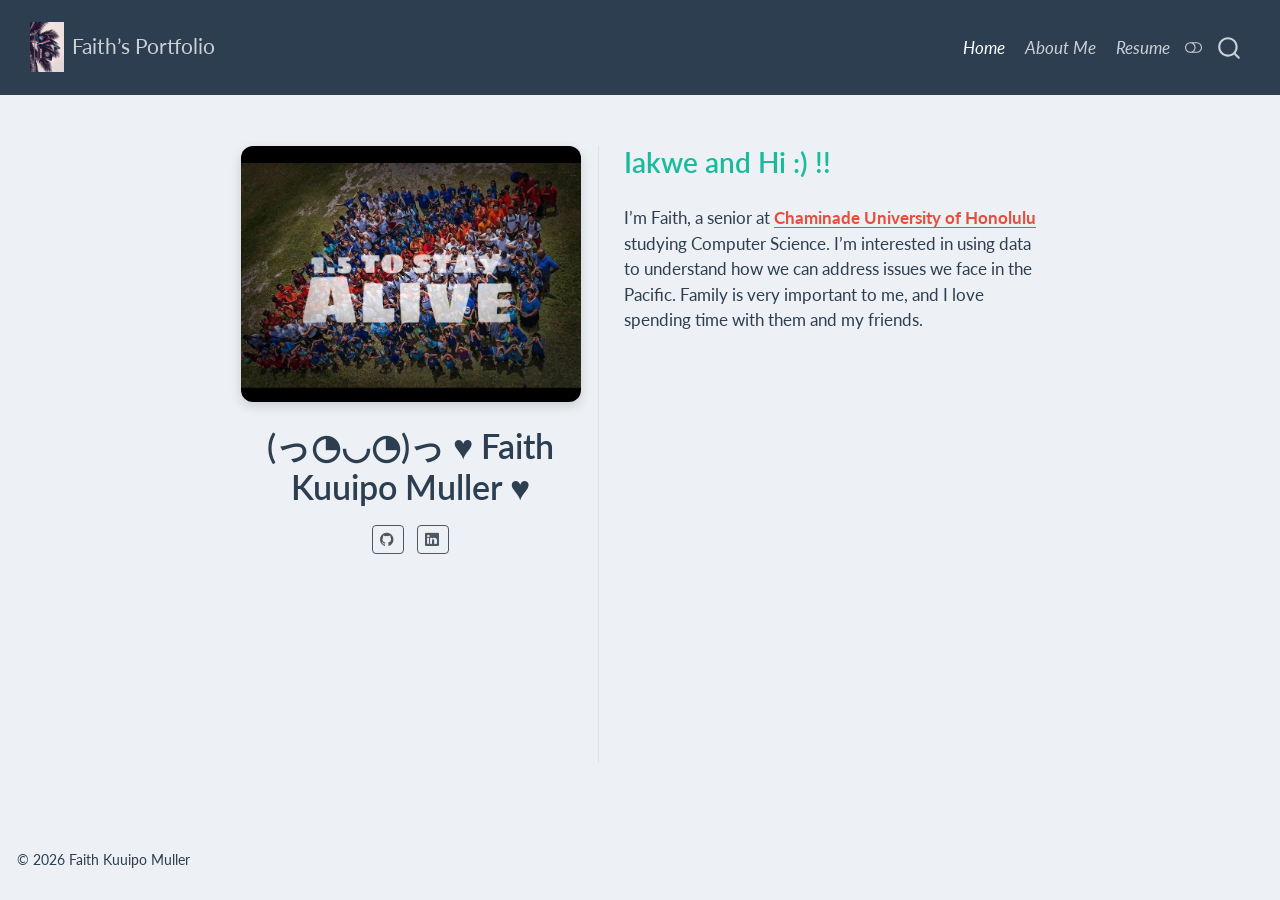
<file: docs/index.html>
<!DOCTYPE html>
<html xmlns="http://www.w3.org/1999/xhtml" lang="en" xml:lang="en"><head>

<meta charset="utf-8">
<meta name="generator" content="quarto-1.10.18">

<meta name="viewport" content="width=device-width, initial-scale=1.0, user-scalable=yes">


<title>(っ◔◡◔)っ ♥ Faith Kuuipo Muller ♥ – Faith Kuuipo Muller</title>
<style>
/* Default styles provided by pandoc.
** See https://pandoc.org/MANUAL.html#variables-for-html for config info.
*/
span.smallcaps{font-variant: small-caps;}
div.columns{display: flex; gap: 1.5em;}
div.column{flex: auto;}
@media screen {
div.columns{gap: min(4vw, 1.5em);}
div.column{overflow-x: auto;}
}
div.hanging-indent{margin-left: 1.5em; text-indent: -1.5em;}
ul.task-list{list-style: none;}
ul.task-list li input[type="checkbox"] {
  width: 0.8em;
  margin: 0 0.8em 0.2em -1em; /* quarto-specific, see https://github.com/quarto-dev/quarto-cli/issues/4556 */ 
  vertical-align: middle;
}
</style>


<script src="site_libs/quarto-nav/quarto-nav.js"></script>
<script src="site_libs/quarto-nav/headroom.min.js"></script>
<script src="site_libs/clipboard/clipboard.min.js"></script>
<script src="site_libs/quarto-search/autocomplete.umd.js"></script>
<script src="site_libs/quarto-search/fuse.min.js"></script>
<script src="site_libs/quarto-search/quarto-search.js"></script>
<meta name="quarto:offset" content="./">
<script src="site_libs/quarto-html/quarto.js" type="module"></script>
<script src="site_libs/quarto-html/tabsets/tabsets.js" type="module"></script>
<script src="site_libs/quarto-html/popper.min.js"></script>
<script src="site_libs/quarto-html/tippy.umd.min.js"></script>
<link href="site_libs/quarto-html/tippy.css" rel="stylesheet">
<link href="site_libs/quarto-html/quarto-syntax-highlighting-64a204ab8560d761af7679ceaba22944.css" rel="stylesheet" class="quarto-color-scheme" id="quarto-text-highlighting-styles">
<link href="site_libs/quarto-html/quarto-syntax-highlighting-dark-b85bc7c33db8c58e0ec93c3465666fed.css" rel="stylesheet" class="quarto-color-scheme quarto-color-alternate" id="quarto-text-highlighting-styles">
<link href="site_libs/quarto-html/quarto-syntax-highlighting-64a204ab8560d761af7679ceaba22944.css" rel="stylesheet" class="quarto-color-scheme-extra" id="quarto-text-highlighting-styles">
<script src="site_libs/bootstrap/bootstrap.min.js"></script>
<link href="site_libs/bootstrap/bootstrap-icons.css" rel="stylesheet">
<link href="site_libs/bootstrap/bootstrap-9d96f532d65220ca877c0304385df42f.min.css" rel="stylesheet" append-hash="true" class="quarto-color-scheme" id="quarto-bootstrap" data-mode="light">
<link href="site_libs/bootstrap/bootstrap-dark-df07115ad9f15e2ef3479c789e6873c8.min.css" rel="stylesheet" append-hash="true" class="quarto-color-scheme quarto-color-alternate" id="quarto-bootstrap" data-mode="dark">
<link href="site_libs/bootstrap/bootstrap-9d96f532d65220ca877c0304385df42f.min.css" rel="stylesheet" append-hash="true" class="quarto-color-scheme-extra" id="quarto-bootstrap" data-mode="light">
<script id="quarto-search-options" type="application/json">{
  "location": "navbar",
  "copy-button": false,
  "collapse-after": 3,
  "panel-placement": "end",
  "type": "overlay",
  "limit": 50,
  "keyboard-shortcut": [
    "f",
    "/",
    "s"
  ],
  "show-item-context": false,
  "language": {
    "search-no-results-text": "No results",
    "search-matching-documents-text": "matching documents",
    "search-copy-link-title": "Copy link to search",
    "search-hide-matches-text": "Hide additional matches",
    "search-more-match-text": "more match in this document",
    "search-more-matches-text": "more matches in this document",
    "search-clear-button-title": "Clear",
    "search-text-placeholder": "",
    "search-detached-cancel-button-title": "Cancel",
    "search-submit-button-title": "Submit",
    "search-label": "Search"
  }
}</script>


<link rel="stylesheet" href="styles.css">
</head>

<body class="nav-fixed fullcontent quarto-light"><script id="quarto-html-before-body" type="application/javascript">
    const toggleBodyColorMode = (bsSheetEl) => {
      const mode = bsSheetEl.getAttribute("data-mode");
      const bodyEl = window.document.querySelector("body");
      if (mode === "dark") {
        bodyEl.classList.add("quarto-dark");
        bodyEl.classList.remove("quarto-light");
      } else {
        bodyEl.classList.add("quarto-light");
        bodyEl.classList.remove("quarto-dark");
      }
    }
    const toggleBodyColorPrimary = () => {
      const bsSheetEl = window.document.querySelector("link#quarto-bootstrap:not([rel=disabled-stylesheet])");
      if (bsSheetEl) {
        toggleBodyColorMode(bsSheetEl);
      }
    }
    const setColorSchemeToggle = (alternate) => {
      const toggles = window.document.querySelectorAll('.quarto-color-scheme-toggle');
      for (let i=0; i < toggles.length; i++) {
        const toggle = toggles[i];
        if (toggle) {
          if (alternate) {
            toggle.classList.add("alternate");
          } else {
            toggle.classList.remove("alternate");
          }
        }
      }
    };
    const toggleColorMode = (alternate) => {
      // Switch the stylesheets
      const primaryStylesheets = window.document.querySelectorAll('link.quarto-color-scheme:not(.quarto-color-alternate)');
      const alternateStylesheets = window.document.querySelectorAll('link.quarto-color-scheme.quarto-color-alternate');
      manageTransitions('#quarto-margin-sidebar .nav-link', false);
      if (alternate) {
        // note: dark is layered on light, we don't disable primary!
        enableStylesheet(alternateStylesheets);
        for (const sheetNode of alternateStylesheets) {
          if (sheetNode.id === "quarto-bootstrap") {
            toggleBodyColorMode(sheetNode);
          }
        }
      } else {
        disableStylesheet(alternateStylesheets);
        enableStylesheet(primaryStylesheets)
        toggleBodyColorPrimary();
      }
      manageTransitions('#quarto-margin-sidebar .nav-link', true);
      // Switch the toggles
      setColorSchemeToggle(alternate)
      // Hack to workaround the fact that safari doesn't
      // properly recolor the scrollbar when toggling (#1455)
      if (navigator.userAgent.indexOf('Safari') > 0 && navigator.userAgent.indexOf('Chrome') == -1) {
        manageTransitions("body", false);
        window.scrollTo(0, 1);
        setTimeout(() => {
          window.scrollTo(0, 0);
          manageTransitions("body", true);
        }, 40);
      }
    }
    const disableStylesheet = (stylesheets) => {
      for (let i=0; i < stylesheets.length; i++) {
        const stylesheet = stylesheets[i];
        stylesheet.rel = 'disabled-stylesheet';
      }
    }
    const enableStylesheet = (stylesheets) => {
      for (let i=0; i < stylesheets.length; i++) {
        const stylesheet = stylesheets[i];
        if(stylesheet.rel !== 'stylesheet') { // for Chrome, which will still FOUC without this check
          stylesheet.rel = 'stylesheet';
        }
      }
    }
    const manageTransitions = (selector, allowTransitions) => {
      const els = window.document.querySelectorAll(selector);
      for (let i=0; i < els.length; i++) {
        const el = els[i];
        if (allowTransitions) {
          el.classList.remove('notransition');
        } else {
          el.classList.add('notransition');
        }
      }
    }
    const isFileUrl = () => {
      return window.location.protocol === 'file:';
    }
    const hasAlternateSentinel = () => {
      let styleSentinel = getColorSchemeSentinel();
      if (styleSentinel !== null) {
        return styleSentinel === "alternate";
      } else {
        return false;
      }
    }
    const setStyleSentinel = (alternate) => {
      const value = alternate ? "alternate" : "default";
      if (!isFileUrl()) {
        window.localStorage.setItem("quarto-color-scheme", value);
      } else {
        localAlternateSentinel = value;
      }
    }
    const getColorSchemeSentinel = () => {
      if (!isFileUrl()) {
        const storageValue = window.localStorage.getItem("quarto-color-scheme");
        return storageValue != null ? storageValue : localAlternateSentinel;
      } else {
        return localAlternateSentinel;
      }
    }
    const toggleGiscusIfUsed = (isAlternate, darkModeDefault) => {
      const baseTheme = document.querySelector('#giscus-base-theme')?.value ?? 'light';
      const alternateTheme = document.querySelector('#giscus-alt-theme')?.value ?? 'dark';
      let newTheme = '';
      if(authorPrefersDark) {
        newTheme = isAlternate ? baseTheme : alternateTheme;
      } else {
        newTheme = isAlternate ? alternateTheme : baseTheme;
      }
      const changeGiscusTheme = () => {
        // From: https://github.com/giscus/giscus/issues/336
        const sendMessage = (message) => {
          const iframe = document.querySelector('iframe.giscus-frame');
          if (!iframe) return;
          iframe.contentWindow.postMessage({ giscus: message }, 'https://giscus.app');
        }
        sendMessage({
          setConfig: {
            theme: newTheme
          }
        });
      }
      const isGiscussLoaded = window.document.querySelector('iframe.giscus-frame') !== null;
      if (isGiscussLoaded) {
        changeGiscusTheme();
      }
    };
    const authorPrefersDark = false;
    const darkModeDefault = authorPrefersDark;
      document.querySelector('link#quarto-text-highlighting-styles.quarto-color-scheme-extra').rel = 'disabled-stylesheet';
      document.querySelector('link#quarto-bootstrap.quarto-color-scheme-extra').rel = 'disabled-stylesheet';
    let localAlternateSentinel = darkModeDefault ? 'alternate' : 'default';
    // Dark / light mode switch
    window.quartoToggleColorScheme = () => {
      // Read the current dark / light value
      let toAlternate = !hasAlternateSentinel();
      toggleColorMode(toAlternate);
      setStyleSentinel(toAlternate);
      toggleGiscusIfUsed(toAlternate, darkModeDefault);
      window.dispatchEvent(new Event('resize'));
    };
    // Switch to dark mode if need be
    if (hasAlternateSentinel()) {
      toggleColorMode(true);
    } else {
      toggleColorMode(false);
    }
  </script>

<div id="quarto-search-results"></div>
  <header id="quarto-header" class="headroom fixed-top">
    <nav class="navbar navbar-expand-lg " data-bs-theme="dark">
      <div class="navbar-container container-fluid">
      <div class="navbar-brand-container mx-auto">
    <a href="./index.html" class="navbar-brand navbar-brand-logo">
    <img src="./media/flag.jpeg" alt="Marshall Islands flag" class="navbar-logo light-content">
    <img src="./media/flag.jpeg" alt="Marshall Islands flag" class="navbar-logo dark-content">
    </a>
    <a class="navbar-brand" href="./index.html">
    <span class="navbar-title">Faith’s Portfolio</span>
    </a>
  </div>
            <div id="quarto-search" class="" title="Search"></div>
          <button class="navbar-toggler" type="button" data-bs-toggle="collapse" data-bs-target="#navbarCollapse" aria-controls="navbarCollapse" role="menu" aria-expanded="false" aria-label="Toggle navigation" onclick="if (window.quartoToggleHeadroom) { window.quartoToggleHeadroom(); }">
  <span class="navbar-toggler-icon"></span>
</button>
          <div class="collapse navbar-collapse" id="navbarCollapse">
            <ul class="navbar-nav navbar-nav-scroll ms-auto">
  <li class="nav-item">
    <a class="nav-link active" href="./index.html" aria-current="page"> 
<span class="menu-text">Home</span></a>
  </li>  
  <li class="nav-item">
    <a class="nav-link" href="./about.html"> 
<span class="menu-text">About Me</span></a>
  </li>  
  <li class="nav-item">
    <a class="nav-link" href="./resume.html"> 
<span class="menu-text">Resume</span></a>
  </li>  
</ul>
          </div> <!-- /navcollapse -->
            <div class="quarto-navbar-tools">
  <a href="" class="quarto-color-scheme-toggle quarto-navigation-tool  px-1" onclick="window.quartoToggleColorScheme(); return false;" title="Toggle dark mode"><i class="bi"></i></a>
</div>
      </div> <!-- /container-fluid -->
    </nav>
</header>
<!-- content -->
<div id="quarto-content" class="quarto-container page-columns page-rows-contents page-layout-article page-navbar">
<!-- sidebar -->
<!-- margin-sidebar -->
    
<!-- main -->
<div class="quarto-about-trestles">
  <div class="about-entity">
    <img src="media/majol_flag.jpeg" class="about-image
  rectangle " style="width: 20em;">
<header id="title-block-header" class="quarto-title-block default">
<div class="quarto-title">
<h1 class="title">(っ◔◡◔)っ ♥ Faith Kuuipo Muller ♥</h1>
</div>
<div class="quarto-title-meta">
  </div>
</header>
    <div class="about-links">
  <a href="https://github.com/FaithMuller" class="about-link" rel="" target="_blank">
    <i class="bi bi-github"></i>
     <span class="about-link-text"></span>
  </a>
  <a href="https://www.linkedin.com/in/faith-muller-1a812b417/" class="about-link" rel="" target="_blank">
    <i class="bi bi-linkedin"></i>
     <span class="about-link-text"></span>
  </a>
</div>
  </div>
  <div class="about-contents"><main class="content" id="quarto-document-content">

<section id="iakwe-and-hi" class="level2">
<h2 data-anchor-id="iakwe-and-hi">Iakwe and Hi :) !!</h2>
<p>I’m Faith, a senior at <a href="https://chaminade.edu/" target="_blank">Chaminade University of Honolulu</a> studying Computer Science. I’m interested in using data to understand how we can address issues we face in the Pacific. Family is very important to me, and I love spending time with them and my friends.</p>


</section>
</main></div>
</div>
 <!-- /main -->
<script id="quarto-html-after-body" type="application/javascript">
  window.document.addEventListener("DOMContentLoaded", function (event) {
    // Ensure there is a toggle, if there isn't float one in the top right
    if (window.document.querySelector('.quarto-color-scheme-toggle') === null) {
      const a = window.document.createElement('a');
      a.classList.add('top-right');
      a.classList.add('quarto-color-scheme-toggle');
      a.href = "";
      a.onclick = function() { try { window.quartoToggleColorScheme(); } catch {} return false; };
      const i = window.document.createElement("i");
      i.classList.add('bi');
      a.appendChild(i);
      window.document.body.appendChild(a);
    }
    setColorSchemeToggle(hasAlternateSentinel())
    const isCodeAnnotation = (el) => {
      for (const clz of el.classList) {
        if (clz.startsWith('code-annotation-')) {                     
          return true;
        }
      }
      return false;
    }
    const onCopySuccess = function(e) {
      // button target
      const button = e.trigger;
      // don't keep focus
      button.blur();
      // flash "checked"
      button.classList.add('code-copy-button-checked');
      var currentTitle = button.getAttribute("title");
      button.setAttribute("title", "Copied!");
      let tooltip;
      if (window.bootstrap) {
        button.setAttribute("data-bs-toggle", "tooltip");
        button.setAttribute("data-bs-placement", "left");
        button.setAttribute("data-bs-title", "Copied!");
        tooltip = new bootstrap.Tooltip(button, 
          { trigger: "manual", 
            customClass: "code-copy-button-tooltip",
            offset: [0, -8]});
        tooltip.show();    
      }
      setTimeout(function() {
        if (tooltip) {
          tooltip.hide();
          button.removeAttribute("data-bs-title");
          button.removeAttribute("data-bs-toggle");
          button.removeAttribute("data-bs-placement");
        }
        button.setAttribute("title", currentTitle);
        button.classList.remove('code-copy-button-checked');
      }, 1000);
      // clear code selection
      e.clearSelection();
    }
    const getTextToCopy = function(trigger) {
      const outerScaffold = trigger.parentElement.cloneNode(true);
      const codeEl = outerScaffold.querySelector('code');
      for (const childEl of codeEl.children) {
        if (isCodeAnnotation(childEl)) {
          childEl.remove();
        }
      }
      return codeEl.innerText;
    }
    const clipboard = new window.ClipboardJS('.code-copy-button:not([data-in-quarto-modal])', {
      text: getTextToCopy
    });
    clipboard.on('success', onCopySuccess);
    if (window.document.getElementById('quarto-embedded-source-code-modal')) {
      const clipboardModal = new window.ClipboardJS('.code-copy-button[data-in-quarto-modal]', {
        text: getTextToCopy,
        container: window.document.getElementById('quarto-embedded-source-code-modal')
      });
      clipboardModal.on('success', onCopySuccess);
    }
      var localhostRegex = new RegExp(/^(?:http|https):\/\/localhost\:?[0-9]*\//);
      var mailtoRegex = new RegExp(/^mailto:/);
        var filterRegex = new RegExp('/' + window.location.host + '/');
      var isInternal = (href) => {
          return filterRegex.test(href) || localhostRegex.test(href) || mailtoRegex.test(href);
      }
      // Inspect non-navigation links and adorn them if external
     var links = window.document.querySelectorAll('a[href]:not(.nav-link):not(.navbar-brand):not(.toc-action):not(.sidebar-link):not(.sidebar-item-toggle):not(.pagination-link):not(.no-external):not([aria-hidden]):not(.dropdown-item):not(.quarto-navigation-tool):not(.about-link)');
      for (var i=0; i<links.length; i++) {
        const link = links[i];
        if (!isInternal(link.href)) {
          // undo the damage that might have been done by quarto-nav.js in the case of
          // links that we want to consider external
          if (link.dataset.originalHref !== undefined) {
            link.href = link.dataset.originalHref;
          }
        }
      }
    function tippyHover(el, contentFn, onTriggerFn, onUntriggerFn) {
      const config = {
        allowHTML: true,
        maxWidth: 500,
        delay: 100,
        arrow: false,
        appendTo: function(el) {
            return el.parentElement;
        },
        interactive: true,
        interactiveBorder: 10,
        theme: 'quarto',
        placement: 'bottom-start',
      };
      if (contentFn) {
        config.content = contentFn;
      }
      if (onTriggerFn) {
        config.onTrigger = onTriggerFn;
      }
      if (onUntriggerFn) {
        config.onUntrigger = onUntriggerFn;
      }
      window.tippy(el, config); 
    }
    const noterefs = window.document.querySelectorAll('a[role="doc-noteref"]');
    for (var i=0; i<noterefs.length; i++) {
      const ref = noterefs[i];
      tippyHover(ref, function() {
        // use id or data attribute instead here
        let href = ref.getAttribute('data-footnote-href') || ref.getAttribute('href');
        try { href = new URL(href).hash; } catch {}
        const id = href.replace(/^#\/?/, "");
        const note = window.document.getElementById(id);
        if (note) {
          return note.innerHTML;
        } else {
          return "";
        }
      });
    }
    const xrefs = window.document.querySelectorAll('a.quarto-xref');
    const processXRef = (id, note) => {
      // Strip column container classes
      const stripColumnClz = (el) => {
        el.classList.remove("page-full", "page-columns");
        if (el.children) {
          for (const child of el.children) {
            stripColumnClz(child);
          }
        }
      }
      stripColumnClz(note)
      if (id === null || id.startsWith('sec-')) {
        // Special case sections, only their first couple elements
        const container = document.createElement("div");
        if (note.children && note.children.length > 2) {
          container.appendChild(note.children[0].cloneNode(true));
          for (let i = 1; i < note.children.length; i++) {
            const child = note.children[i];
            if (child.tagName === "P" && child.innerText === "") {
              continue;
            } else {
              container.appendChild(child.cloneNode(true));
              break;
            }
          }
          if (window.Quarto?.typesetMath) {
            window.Quarto.typesetMath(container);
          }
          return container.innerHTML
        } else {
          if (window.Quarto?.typesetMath) {
            window.Quarto.typesetMath(note);
          }
          return note.innerHTML;
        }
      } else {
        // Remove any anchor links if they are present
        const anchorLink = note.querySelector('a.anchorjs-link');
        if (anchorLink) {
          anchorLink.remove();
        }
        if (window.Quarto?.typesetMath) {
          window.Quarto.typesetMath(note);
        }
        if (note.classList.contains("callout")) {
          return note.outerHTML;
        } else {
          return note.innerHTML;
        }
      }
    }
    for (var i=0; i<xrefs.length; i++) {
      const xref = xrefs[i];
      tippyHover(xref, undefined, function(instance) {
        instance.disable();
        let url = xref.getAttribute('href');
        let hash = undefined; 
        if (url.startsWith('#')) {
          hash = url;
        } else {
          try { hash = new URL(url).hash; } catch {}
        }
        if (hash) {
          const id = hash.replace(/^#\/?/, "");
          const note = window.document.getElementById(id);
          if (note !== null) {
            try {
              const html = processXRef(id, note.cloneNode(true));
              instance.setContent(html);
            } finally {
              instance.enable();
              instance.show();
            }
          } else {
            // See if we can fetch this
            fetch(url.split('#')[0])
            .then(res => res.text())
            .then(html => {
              const parser = new DOMParser();
              const htmlDoc = parser.parseFromString(html, "text/html");
              const note = htmlDoc.getElementById(id);
              if (note !== null) {
                const html = processXRef(id, note);
                instance.setContent(html);
              } 
            }).finally(() => {
              instance.enable();
              instance.show();
            });
          }
        } else {
          // See if we can fetch a full url (with no hash to target)
          // This is a special case and we should probably do some content thinning / targeting
          fetch(url)
          .then(res => res.text())
          .then(html => {
            const parser = new DOMParser();
            const htmlDoc = parser.parseFromString(html, "text/html");
            const note = htmlDoc.querySelector('main.content');
            if (note !== null) {
              // This should only happen for chapter cross references
              // (since there is no id in the URL)
              // remove the first header
              if (note.children.length > 0 && note.children[0].tagName === "HEADER") {
                note.children[0].remove();
              }
              const html = processXRef(null, note);
              instance.setContent(html);
            } 
          }).finally(() => {
            instance.enable();
            instance.show();
          });
        }
      }, function(instance) {
      });
    }
        let selectedAnnoteEl;
        const selectorForAnnotation = ( cell, annotation) => {
          let cellAttr = 'data-code-cell="' + cell + '"';
          let lineAttr = 'data-code-annotation="' +  annotation + '"';
          const selector = 'span[' + cellAttr + '][' + lineAttr + ']';
          return selector;
        }
        const selectCodeLines = (annoteEl) => {
          const doc = window.document;
          const targetCell = annoteEl.getAttribute("data-target-cell");
          const targetAnnotation = annoteEl.getAttribute("data-target-annotation");
          const annoteSpan = window.document.querySelector(selectorForAnnotation(targetCell, targetAnnotation));
          const lines = annoteSpan.getAttribute("data-code-lines").split(",");
          const lineIds = lines.map((line) => {
            return targetCell + "-" + line;
          })
          let top = null;
          let height = null;
          let parent = null;
          if (lineIds.length > 0) {
              //compute the position of the single el (top and bottom and make a div)
              const el = window.document.getElementById(lineIds[0]);
              top = el.offsetTop;
              height = el.offsetHeight;
              parent = el.parentElement.parentElement;
            if (lineIds.length > 1) {
              const lastEl = window.document.getElementById(lineIds[lineIds.length - 1]);
              const bottom = lastEl.offsetTop + lastEl.offsetHeight;
              height = bottom - top;
            }
            if (top !== null && height !== null && parent !== null) {
              // cook up a div (if necessary) and position it 
              let div = window.document.getElementById("code-annotation-line-highlight");
              if (div === null) {
                div = window.document.createElement("div");
                div.setAttribute("id", "code-annotation-line-highlight");
                div.style.position = 'absolute';
                parent.appendChild(div);
              }
              div.style.top = top - 2 + "px";
              div.style.height = height + 4 + "px";
              div.style.left = 0;
              let gutterDiv = window.document.getElementById("code-annotation-line-highlight-gutter");
              if (gutterDiv === null) {
                gutterDiv = window.document.createElement("div");
                gutterDiv.setAttribute("id", "code-annotation-line-highlight-gutter");
                gutterDiv.style.position = 'absolute';
                const codeCell = window.document.getElementById(targetCell);
                const gutter = codeCell.querySelector('.code-annotation-gutter');
                gutter.appendChild(gutterDiv);
              }
              gutterDiv.style.top = top - 2 + "px";
              gutterDiv.style.height = height + 4 + "px";
            }
            selectedAnnoteEl = annoteEl;
          }
        };
        const unselectCodeLines = () => {
          const elementsIds = ["code-annotation-line-highlight", "code-annotation-line-highlight-gutter"];
          elementsIds.forEach((elId) => {
            const div = window.document.getElementById(elId);
            if (div) {
              div.remove();
            }
          });
          selectedAnnoteEl = undefined;
        };
          // Handle positioning of the toggle
      window.addEventListener(
        "resize",
        throttle(() => {
          elRect = undefined;
          if (selectedAnnoteEl) {
            selectCodeLines(selectedAnnoteEl);
          }
        }, 10)
      );
      function throttle(fn, ms) {
      let throttle = false;
      let timer;
        return (...args) => {
          if(!throttle) { // first call gets through
              fn.apply(this, args);
              throttle = true;
          } else { // all the others get throttled
              if(timer) clearTimeout(timer); // cancel #2
              timer = setTimeout(() => {
                fn.apply(this, args);
                timer = throttle = false;
              }, ms);
          }
        };
      }
        // Attach click handler to the DT
        const annoteDls = window.document.querySelectorAll('dt[data-target-cell]');
        for (const annoteDlNode of annoteDls) {
          annoteDlNode.addEventListener('click', (event) => {
            const clickedEl = event.target;
            if (clickedEl !== selectedAnnoteEl) {
              unselectCodeLines();
              const activeEl = window.document.querySelector('dt[data-target-cell].code-annotation-active');
              if (activeEl) {
                activeEl.classList.remove('code-annotation-active');
              }
              selectCodeLines(clickedEl);
              clickedEl.classList.add('code-annotation-active');
            } else {
              // Unselect the line
              unselectCodeLines();
              clickedEl.classList.remove('code-annotation-active');
            }
          });
        }
    const findCites = (el) => {
      const parentEl = el.parentElement;
      if (parentEl) {
        const cites = parentEl.dataset.cites;
        if (cites) {
          return {
            el,
            cites: cites.split(' ')
          };
        } else {
          return findCites(el.parentElement)
        }
      } else {
        return undefined;
      }
    };
    var bibliorefs = window.document.querySelectorAll('a[role="doc-biblioref"]');
    for (var i=0; i<bibliorefs.length; i++) {
      const ref = bibliorefs[i];
      const citeInfo = findCites(ref);
      if (citeInfo) {
        tippyHover(citeInfo.el, function() {
          var popup = window.document.createElement('div');
          citeInfo.cites.forEach(function(cite) {
            var citeDiv = window.document.createElement('div');
            citeDiv.classList.add('hanging-indent');
            citeDiv.classList.add('csl-entry');
            var biblioDiv = window.document.getElementById('ref-' + cite);
            if (biblioDiv) {
              citeDiv.innerHTML = biblioDiv.innerHTML;
            }
            popup.appendChild(citeDiv);
          });
          return popup.innerHTML;
        });
      }
    }
  });
  </script>
</div> <!-- /content -->
<footer class="footer">
  <div class="nav-footer">
    <div class="nav-footer-left">
<p>© 2026 Faith Kuuipo Muller</p>
</div>   
    <div class="nav-footer-center">
      &nbsp;
    </div>
    <div class="nav-footer-right">
      &nbsp;
    </div>
  </div>
</footer>




</body></html>
</file>
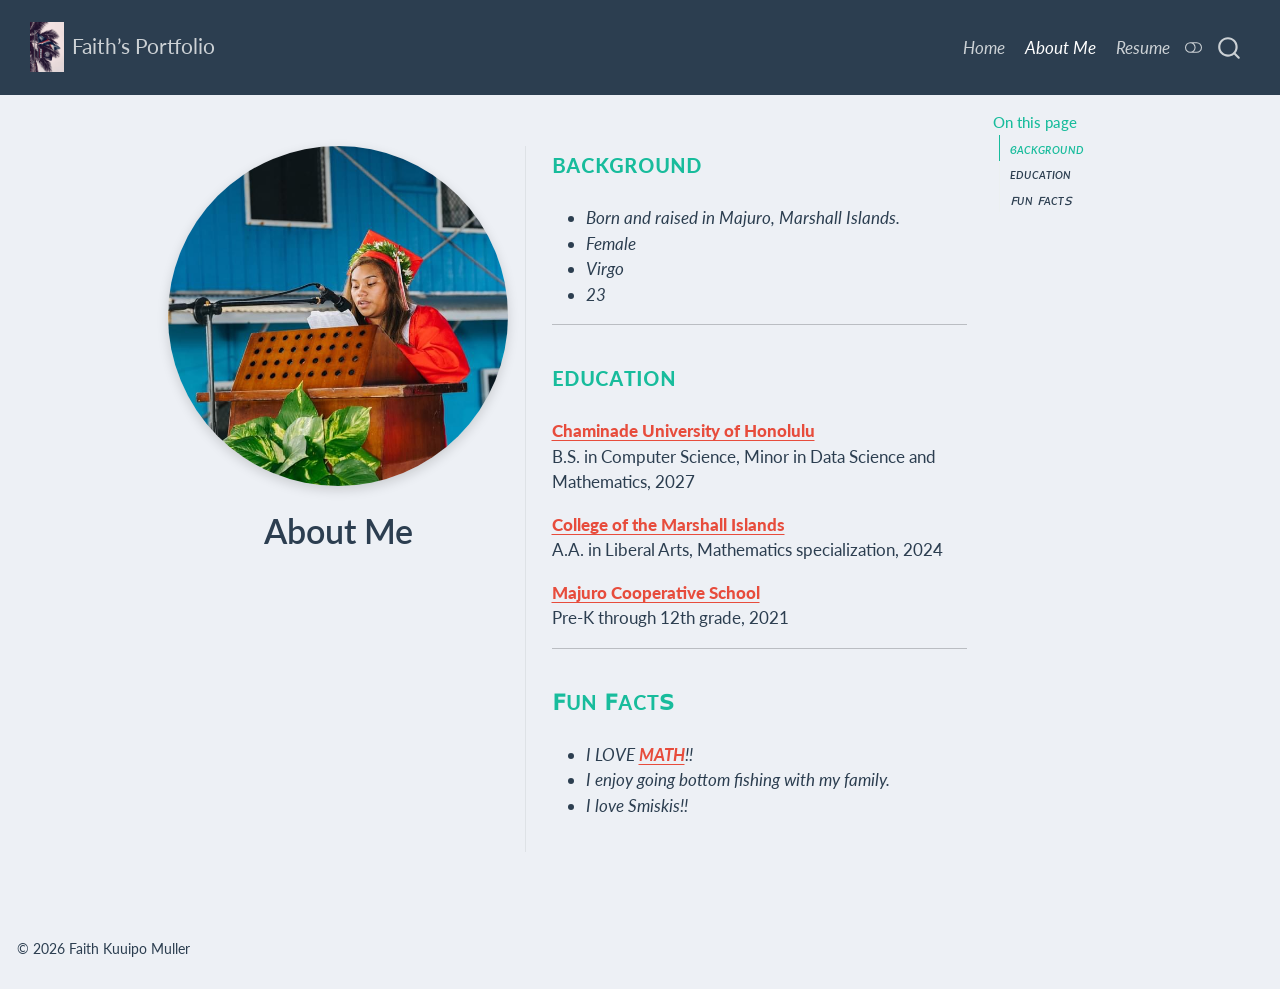
<file: docs/about.html>
<!DOCTYPE html>
<html xmlns="http://www.w3.org/1999/xhtml" lang="en" xml:lang="en"><head>

<meta charset="utf-8">
<meta name="generator" content="quarto-1.10.18">

<meta name="viewport" content="width=device-width, initial-scale=1.0, user-scalable=yes">


<title>About Me – Faith Kuuipo Muller</title>
<style>
/* Default styles provided by pandoc.
** See https://pandoc.org/MANUAL.html#variables-for-html for config info.
*/
span.smallcaps{font-variant: small-caps;}
div.columns{display: flex; gap: 1.5em;}
div.column{flex: auto;}
@media screen {
div.columns{gap: min(4vw, 1.5em);}
div.column{overflow-x: auto;}
}
div.hanging-indent{margin-left: 1.5em; text-indent: -1.5em;}
ul.task-list{list-style: none;}
ul.task-list li input[type="checkbox"] {
  width: 0.8em;
  margin: 0 0.8em 0.2em -1em; /* quarto-specific, see https://github.com/quarto-dev/quarto-cli/issues/4556 */ 
  vertical-align: middle;
}
</style>


<script src="site_libs/quarto-nav/quarto-nav.js"></script>
<script src="site_libs/quarto-nav/headroom.min.js"></script>
<script src="site_libs/clipboard/clipboard.min.js"></script>
<script src="site_libs/quarto-search/autocomplete.umd.js"></script>
<script src="site_libs/quarto-search/fuse.min.js"></script>
<script src="site_libs/quarto-search/quarto-search.js"></script>
<meta name="quarto:offset" content="./">
<script src="site_libs/quarto-html/quarto.js" type="module"></script>
<script src="site_libs/quarto-html/tabsets/tabsets.js" type="module"></script>
<script src="site_libs/quarto-html/popper.min.js"></script>
<script src="site_libs/quarto-html/tippy.umd.min.js"></script>
<link href="site_libs/quarto-html/tippy.css" rel="stylesheet">
<link href="site_libs/quarto-html/quarto-syntax-highlighting-64a204ab8560d761af7679ceaba22944.css" rel="stylesheet" class="quarto-color-scheme" id="quarto-text-highlighting-styles">
<link href="site_libs/quarto-html/quarto-syntax-highlighting-dark-b85bc7c33db8c58e0ec93c3465666fed.css" rel="stylesheet" class="quarto-color-scheme quarto-color-alternate" id="quarto-text-highlighting-styles">
<link href="site_libs/quarto-html/quarto-syntax-highlighting-64a204ab8560d761af7679ceaba22944.css" rel="stylesheet" class="quarto-color-scheme-extra" id="quarto-text-highlighting-styles">
<script src="site_libs/bootstrap/bootstrap.min.js"></script>
<link href="site_libs/bootstrap/bootstrap-icons.css" rel="stylesheet">
<link href="site_libs/bootstrap/bootstrap-9d96f532d65220ca877c0304385df42f.min.css" rel="stylesheet" append-hash="true" class="quarto-color-scheme" id="quarto-bootstrap" data-mode="light">
<link href="site_libs/bootstrap/bootstrap-dark-df07115ad9f15e2ef3479c789e6873c8.min.css" rel="stylesheet" append-hash="true" class="quarto-color-scheme quarto-color-alternate" id="quarto-bootstrap" data-mode="dark">
<link href="site_libs/bootstrap/bootstrap-9d96f532d65220ca877c0304385df42f.min.css" rel="stylesheet" append-hash="true" class="quarto-color-scheme-extra" id="quarto-bootstrap" data-mode="light">
<script id="quarto-search-options" type="application/json">{
  "location": "navbar",
  "copy-button": false,
  "collapse-after": 3,
  "panel-placement": "end",
  "type": "overlay",
  "limit": 50,
  "keyboard-shortcut": [
    "f",
    "/",
    "s"
  ],
  "show-item-context": false,
  "language": {
    "search-no-results-text": "No results",
    "search-matching-documents-text": "matching documents",
    "search-copy-link-title": "Copy link to search",
    "search-hide-matches-text": "Hide additional matches",
    "search-more-match-text": "more match in this document",
    "search-more-matches-text": "more matches in this document",
    "search-clear-button-title": "Clear",
    "search-text-placeholder": "",
    "search-detached-cancel-button-title": "Cancel",
    "search-submit-button-title": "Submit",
    "search-label": "Search"
  }
}</script>


<link rel="stylesheet" href="styles.css">
</head>

<body class="nav-fixed quarto-light"><script id="quarto-html-before-body" type="application/javascript">
    const toggleBodyColorMode = (bsSheetEl) => {
      const mode = bsSheetEl.getAttribute("data-mode");
      const bodyEl = window.document.querySelector("body");
      if (mode === "dark") {
        bodyEl.classList.add("quarto-dark");
        bodyEl.classList.remove("quarto-light");
      } else {
        bodyEl.classList.add("quarto-light");
        bodyEl.classList.remove("quarto-dark");
      }
    }
    const toggleBodyColorPrimary = () => {
      const bsSheetEl = window.document.querySelector("link#quarto-bootstrap:not([rel=disabled-stylesheet])");
      if (bsSheetEl) {
        toggleBodyColorMode(bsSheetEl);
      }
    }
    const setColorSchemeToggle = (alternate) => {
      const toggles = window.document.querySelectorAll('.quarto-color-scheme-toggle');
      for (let i=0; i < toggles.length; i++) {
        const toggle = toggles[i];
        if (toggle) {
          if (alternate) {
            toggle.classList.add("alternate");
          } else {
            toggle.classList.remove("alternate");
          }
        }
      }
    };
    const toggleColorMode = (alternate) => {
      // Switch the stylesheets
      const primaryStylesheets = window.document.querySelectorAll('link.quarto-color-scheme:not(.quarto-color-alternate)');
      const alternateStylesheets = window.document.querySelectorAll('link.quarto-color-scheme.quarto-color-alternate');
      manageTransitions('#quarto-margin-sidebar .nav-link', false);
      if (alternate) {
        // note: dark is layered on light, we don't disable primary!
        enableStylesheet(alternateStylesheets);
        for (const sheetNode of alternateStylesheets) {
          if (sheetNode.id === "quarto-bootstrap") {
            toggleBodyColorMode(sheetNode);
          }
        }
      } else {
        disableStylesheet(alternateStylesheets);
        enableStylesheet(primaryStylesheets)
        toggleBodyColorPrimary();
      }
      manageTransitions('#quarto-margin-sidebar .nav-link', true);
      // Switch the toggles
      setColorSchemeToggle(alternate)
      // Hack to workaround the fact that safari doesn't
      // properly recolor the scrollbar when toggling (#1455)
      if (navigator.userAgent.indexOf('Safari') > 0 && navigator.userAgent.indexOf('Chrome') == -1) {
        manageTransitions("body", false);
        window.scrollTo(0, 1);
        setTimeout(() => {
          window.scrollTo(0, 0);
          manageTransitions("body", true);
        }, 40);
      }
    }
    const disableStylesheet = (stylesheets) => {
      for (let i=0; i < stylesheets.length; i++) {
        const stylesheet = stylesheets[i];
        stylesheet.rel = 'disabled-stylesheet';
      }
    }
    const enableStylesheet = (stylesheets) => {
      for (let i=0; i < stylesheets.length; i++) {
        const stylesheet = stylesheets[i];
        if(stylesheet.rel !== 'stylesheet') { // for Chrome, which will still FOUC without this check
          stylesheet.rel = 'stylesheet';
        }
      }
    }
    const manageTransitions = (selector, allowTransitions) => {
      const els = window.document.querySelectorAll(selector);
      for (let i=0; i < els.length; i++) {
        const el = els[i];
        if (allowTransitions) {
          el.classList.remove('notransition');
        } else {
          el.classList.add('notransition');
        }
      }
    }
    const isFileUrl = () => {
      return window.location.protocol === 'file:';
    }
    const hasAlternateSentinel = () => {
      let styleSentinel = getColorSchemeSentinel();
      if (styleSentinel !== null) {
        return styleSentinel === "alternate";
      } else {
        return false;
      }
    }
    const setStyleSentinel = (alternate) => {
      const value = alternate ? "alternate" : "default";
      if (!isFileUrl()) {
        window.localStorage.setItem("quarto-color-scheme", value);
      } else {
        localAlternateSentinel = value;
      }
    }
    const getColorSchemeSentinel = () => {
      if (!isFileUrl()) {
        const storageValue = window.localStorage.getItem("quarto-color-scheme");
        return storageValue != null ? storageValue : localAlternateSentinel;
      } else {
        return localAlternateSentinel;
      }
    }
    const toggleGiscusIfUsed = (isAlternate, darkModeDefault) => {
      const baseTheme = document.querySelector('#giscus-base-theme')?.value ?? 'light';
      const alternateTheme = document.querySelector('#giscus-alt-theme')?.value ?? 'dark';
      let newTheme = '';
      if(authorPrefersDark) {
        newTheme = isAlternate ? baseTheme : alternateTheme;
      } else {
        newTheme = isAlternate ? alternateTheme : baseTheme;
      }
      const changeGiscusTheme = () => {
        // From: https://github.com/giscus/giscus/issues/336
        const sendMessage = (message) => {
          const iframe = document.querySelector('iframe.giscus-frame');
          if (!iframe) return;
          iframe.contentWindow.postMessage({ giscus: message }, 'https://giscus.app');
        }
        sendMessage({
          setConfig: {
            theme: newTheme
          }
        });
      }
      const isGiscussLoaded = window.document.querySelector('iframe.giscus-frame') !== null;
      if (isGiscussLoaded) {
        changeGiscusTheme();
      }
    };
    const authorPrefersDark = false;
    const darkModeDefault = authorPrefersDark;
      document.querySelector('link#quarto-text-highlighting-styles.quarto-color-scheme-extra').rel = 'disabled-stylesheet';
      document.querySelector('link#quarto-bootstrap.quarto-color-scheme-extra').rel = 'disabled-stylesheet';
    let localAlternateSentinel = darkModeDefault ? 'alternate' : 'default';
    // Dark / light mode switch
    window.quartoToggleColorScheme = () => {
      // Read the current dark / light value
      let toAlternate = !hasAlternateSentinel();
      toggleColorMode(toAlternate);
      setStyleSentinel(toAlternate);
      toggleGiscusIfUsed(toAlternate, darkModeDefault);
      window.dispatchEvent(new Event('resize'));
    };
    // Switch to dark mode if need be
    if (hasAlternateSentinel()) {
      toggleColorMode(true);
    } else {
      toggleColorMode(false);
    }
  </script>

<div id="quarto-search-results"></div>
  <header id="quarto-header" class="headroom fixed-top">
    <nav class="navbar navbar-expand-lg " data-bs-theme="dark">
      <div class="navbar-container container-fluid">
      <div class="navbar-brand-container mx-auto">
    <a href="./index.html" class="navbar-brand navbar-brand-logo">
    <img src="./media/flag.jpeg" alt="Marshall Islands flag" class="navbar-logo light-content">
    <img src="./media/flag.jpeg" alt="Marshall Islands flag" class="navbar-logo dark-content">
    </a>
    <a class="navbar-brand" href="./index.html">
    <span class="navbar-title">Faith’s Portfolio</span>
    </a>
  </div>
            <div id="quarto-search" class="" title="Search"></div>
          <button class="navbar-toggler" type="button" data-bs-toggle="collapse" data-bs-target="#navbarCollapse" aria-controls="navbarCollapse" role="menu" aria-expanded="false" aria-label="Toggle navigation" onclick="if (window.quartoToggleHeadroom) { window.quartoToggleHeadroom(); }">
  <span class="navbar-toggler-icon"></span>
</button>
          <div class="collapse navbar-collapse" id="navbarCollapse">
            <ul class="navbar-nav navbar-nav-scroll ms-auto">
  <li class="nav-item">
    <a class="nav-link" href="./index.html"> 
<span class="menu-text">Home</span></a>
  </li>  
  <li class="nav-item">
    <a class="nav-link active" href="./about.html" aria-current="page"> 
<span class="menu-text">About Me</span></a>
  </li>  
  <li class="nav-item">
    <a class="nav-link" href="./resume.html"> 
<span class="menu-text">Resume</span></a>
  </li>  
</ul>
          </div> <!-- /navcollapse -->
            <div class="quarto-navbar-tools">
  <a href="" class="quarto-color-scheme-toggle quarto-navigation-tool  px-1" onclick="window.quartoToggleColorScheme(); return false;" title="Toggle dark mode"><i class="bi"></i></a>
</div>
      </div> <!-- /container-fluid -->
    </nav>
</header>
<!-- content -->
<div id="quarto-content" class="quarto-container page-columns page-rows-contents page-layout-article page-navbar">
<!-- sidebar -->
<!-- margin-sidebar -->
    <div id="quarto-margin-sidebar" class="sidebar margin-sidebar">
        <nav id="TOC" role="doc-toc" class="toc-active">
    <h2 id="toc-title">On this page</h2>
  <ul>
  <li><a href="#ʙᴀᴄᴋɢʀᴏᴜɴᴅ" id="toc-ʙᴀᴄᴋɢʀᴏᴜɴᴅ" class="nav-link active" data-scroll-target="#ʙᴀᴄᴋɢʀᴏᴜɴᴅ">ʙᴀᴄᴋɢʀᴏᴜɴᴅ</a></li>
  <li><a href="#ᴇᴅᴜᴄᴀᴛɪᴏɴ" id="toc-ᴇᴅᴜᴄᴀᴛɪᴏɴ" class="nav-link" data-scroll-target="#ᴇᴅᴜᴄᴀᴛɪᴏɴ">ᴇᴅᴜᴄᴀᴛɪᴏɴ</a></li>
  <li><a href="#ꜰᴜɴ-ꜰᴀᴄᴛꜱ" id="toc-ꜰᴜɴ-ꜰᴀᴄᴛꜱ" class="nav-link" data-scroll-target="#ꜰᴜɴ-ꜰᴀᴄᴛꜱ">ꜰᴜɴ ꜰᴀᴄᴛꜱ</a></li>
  </ul>
</nav>
    </div>
<!-- main -->
<div class="quarto-about-trestles">
  <div class="about-entity">
    <img src="media/faith.jpeg" class="about-image
  round " style="height: 20em; width: 20em;">
<header id="title-block-header" class="quarto-title-block default">
<div class="quarto-title">
<h1 class="title">About Me</h1>
</div>
<div class="quarto-title-meta">
  </div>
</header>
  </div>
  <div class="about-contents"><main class="content" id="quarto-document-content">


<section id="ʙᴀᴄᴋɢʀᴏᴜɴᴅ" class="level2">
<h2 data-anchor-id="ʙᴀᴄᴋɢʀᴏᴜɴᴅ">ʙᴀᴄᴋɢʀᴏᴜɴᴅ</h2>
<ul>
<li>Born and raised in Majuro, Marshall Islands.</li>
<li>Female</li>
<li>Virgo</li>
<li>23</li>
</ul>
<hr>
</section>
<section id="ᴇᴅᴜᴄᴀᴛɪᴏɴ" class="level2">
<h2 data-anchor-id="ᴇᴅᴜᴄᴀᴛɪᴏɴ">ᴇᴅᴜᴄᴀᴛɪᴏɴ</h2>
<p><a href="https://chaminade.edu/"><strong>Chaminade University of Honolulu</strong></a><br>
B.S. in Computer Science, Minor in Data Science and Mathematics, 2027</p>
<p><a href="https://cmi.edu/"><strong>College of the Marshall Islands</strong></a><br>
A.A. in Liberal Arts, Mathematics specialization, 2024</p>
<p><a href="https://majurocoopschool.wordpress.com/"><strong>Majuro Cooperative School</strong></a><br>
Pre-K through 12th grade, 2021</p>
<hr>
</section>
<section id="ꜰᴜɴ-ꜰᴀᴄᴛꜱ" class="level2">
<h2 data-anchor-id="ꜰᴜɴ-ꜰᴀᴄᴛꜱ">ꜰᴜɴ ꜰᴀᴄᴛꜱ</h2>
<ul>
<li>I LOVE <a href="https://brilliant.org/">MATH</a>!!</li>
<li>I enjoy going bottom fishing with my family.</li>
<li>I love Smiskis!!</li>
</ul>


</section>
</main></div>
</div>
 <!-- /main -->
<script id="quarto-html-after-body" type="application/javascript">
  window.document.addEventListener("DOMContentLoaded", function (event) {
    // Ensure there is a toggle, if there isn't float one in the top right
    if (window.document.querySelector('.quarto-color-scheme-toggle') === null) {
      const a = window.document.createElement('a');
      a.classList.add('top-right');
      a.classList.add('quarto-color-scheme-toggle');
      a.href = "";
      a.onclick = function() { try { window.quartoToggleColorScheme(); } catch {} return false; };
      const i = window.document.createElement("i");
      i.classList.add('bi');
      a.appendChild(i);
      window.document.body.appendChild(a);
    }
    setColorSchemeToggle(hasAlternateSentinel())
    const isCodeAnnotation = (el) => {
      for (const clz of el.classList) {
        if (clz.startsWith('code-annotation-')) {                     
          return true;
        }
      }
      return false;
    }
    const onCopySuccess = function(e) {
      // button target
      const button = e.trigger;
      // don't keep focus
      button.blur();
      // flash "checked"
      button.classList.add('code-copy-button-checked');
      var currentTitle = button.getAttribute("title");
      button.setAttribute("title", "Copied!");
      let tooltip;
      if (window.bootstrap) {
        button.setAttribute("data-bs-toggle", "tooltip");
        button.setAttribute("data-bs-placement", "left");
        button.setAttribute("data-bs-title", "Copied!");
        tooltip = new bootstrap.Tooltip(button, 
          { trigger: "manual", 
            customClass: "code-copy-button-tooltip",
            offset: [0, -8]});
        tooltip.show();    
      }
      setTimeout(function() {
        if (tooltip) {
          tooltip.hide();
          button.removeAttribute("data-bs-title");
          button.removeAttribute("data-bs-toggle");
          button.removeAttribute("data-bs-placement");
        }
        button.setAttribute("title", currentTitle);
        button.classList.remove('code-copy-button-checked');
      }, 1000);
      // clear code selection
      e.clearSelection();
    }
    const getTextToCopy = function(trigger) {
      const outerScaffold = trigger.parentElement.cloneNode(true);
      const codeEl = outerScaffold.querySelector('code');
      for (const childEl of codeEl.children) {
        if (isCodeAnnotation(childEl)) {
          childEl.remove();
        }
      }
      return codeEl.innerText;
    }
    const clipboard = new window.ClipboardJS('.code-copy-button:not([data-in-quarto-modal])', {
      text: getTextToCopy
    });
    clipboard.on('success', onCopySuccess);
    if (window.document.getElementById('quarto-embedded-source-code-modal')) {
      const clipboardModal = new window.ClipboardJS('.code-copy-button[data-in-quarto-modal]', {
        text: getTextToCopy,
        container: window.document.getElementById('quarto-embedded-source-code-modal')
      });
      clipboardModal.on('success', onCopySuccess);
    }
      var localhostRegex = new RegExp(/^(?:http|https):\/\/localhost\:?[0-9]*\//);
      var mailtoRegex = new RegExp(/^mailto:/);
        var filterRegex = new RegExp('/' + window.location.host + '/');
      var isInternal = (href) => {
          return filterRegex.test(href) || localhostRegex.test(href) || mailtoRegex.test(href);
      }
      // Inspect non-navigation links and adorn them if external
     var links = window.document.querySelectorAll('a[href]:not(.nav-link):not(.navbar-brand):not(.toc-action):not(.sidebar-link):not(.sidebar-item-toggle):not(.pagination-link):not(.no-external):not([aria-hidden]):not(.dropdown-item):not(.quarto-navigation-tool):not(.about-link)');
      for (var i=0; i<links.length; i++) {
        const link = links[i];
        if (!isInternal(link.href)) {
          // undo the damage that might have been done by quarto-nav.js in the case of
          // links that we want to consider external
          if (link.dataset.originalHref !== undefined) {
            link.href = link.dataset.originalHref;
          }
        }
      }
    function tippyHover(el, contentFn, onTriggerFn, onUntriggerFn) {
      const config = {
        allowHTML: true,
        maxWidth: 500,
        delay: 100,
        arrow: false,
        appendTo: function(el) {
            return el.parentElement;
        },
        interactive: true,
        interactiveBorder: 10,
        theme: 'quarto',
        placement: 'bottom-start',
      };
      if (contentFn) {
        config.content = contentFn;
      }
      if (onTriggerFn) {
        config.onTrigger = onTriggerFn;
      }
      if (onUntriggerFn) {
        config.onUntrigger = onUntriggerFn;
      }
      window.tippy(el, config); 
    }
    const noterefs = window.document.querySelectorAll('a[role="doc-noteref"]');
    for (var i=0; i<noterefs.length; i++) {
      const ref = noterefs[i];
      tippyHover(ref, function() {
        // use id or data attribute instead here
        let href = ref.getAttribute('data-footnote-href') || ref.getAttribute('href');
        try { href = new URL(href).hash; } catch {}
        const id = href.replace(/^#\/?/, "");
        const note = window.document.getElementById(id);
        if (note) {
          return note.innerHTML;
        } else {
          return "";
        }
      });
    }
    const xrefs = window.document.querySelectorAll('a.quarto-xref');
    const processXRef = (id, note) => {
      // Strip column container classes
      const stripColumnClz = (el) => {
        el.classList.remove("page-full", "page-columns");
        if (el.children) {
          for (const child of el.children) {
            stripColumnClz(child);
          }
        }
      }
      stripColumnClz(note)
      if (id === null || id.startsWith('sec-')) {
        // Special case sections, only their first couple elements
        const container = document.createElement("div");
        if (note.children && note.children.length > 2) {
          container.appendChild(note.children[0].cloneNode(true));
          for (let i = 1; i < note.children.length; i++) {
            const child = note.children[i];
            if (child.tagName === "P" && child.innerText === "") {
              continue;
            } else {
              container.appendChild(child.cloneNode(true));
              break;
            }
          }
          if (window.Quarto?.typesetMath) {
            window.Quarto.typesetMath(container);
          }
          return container.innerHTML
        } else {
          if (window.Quarto?.typesetMath) {
            window.Quarto.typesetMath(note);
          }
          return note.innerHTML;
        }
      } else {
        // Remove any anchor links if they are present
        const anchorLink = note.querySelector('a.anchorjs-link');
        if (anchorLink) {
          anchorLink.remove();
        }
        if (window.Quarto?.typesetMath) {
          window.Quarto.typesetMath(note);
        }
        if (note.classList.contains("callout")) {
          return note.outerHTML;
        } else {
          return note.innerHTML;
        }
      }
    }
    for (var i=0; i<xrefs.length; i++) {
      const xref = xrefs[i];
      tippyHover(xref, undefined, function(instance) {
        instance.disable();
        let url = xref.getAttribute('href');
        let hash = undefined; 
        if (url.startsWith('#')) {
          hash = url;
        } else {
          try { hash = new URL(url).hash; } catch {}
        }
        if (hash) {
          const id = hash.replace(/^#\/?/, "");
          const note = window.document.getElementById(id);
          if (note !== null) {
            try {
              const html = processXRef(id, note.cloneNode(true));
              instance.setContent(html);
            } finally {
              instance.enable();
              instance.show();
            }
          } else {
            // See if we can fetch this
            fetch(url.split('#')[0])
            .then(res => res.text())
            .then(html => {
              const parser = new DOMParser();
              const htmlDoc = parser.parseFromString(html, "text/html");
              const note = htmlDoc.getElementById(id);
              if (note !== null) {
                const html = processXRef(id, note);
                instance.setContent(html);
              } 
            }).finally(() => {
              instance.enable();
              instance.show();
            });
          }
        } else {
          // See if we can fetch a full url (with no hash to target)
          // This is a special case and we should probably do some content thinning / targeting
          fetch(url)
          .then(res => res.text())
          .then(html => {
            const parser = new DOMParser();
            const htmlDoc = parser.parseFromString(html, "text/html");
            const note = htmlDoc.querySelector('main.content');
            if (note !== null) {
              // This should only happen for chapter cross references
              // (since there is no id in the URL)
              // remove the first header
              if (note.children.length > 0 && note.children[0].tagName === "HEADER") {
                note.children[0].remove();
              }
              const html = processXRef(null, note);
              instance.setContent(html);
            } 
          }).finally(() => {
            instance.enable();
            instance.show();
          });
        }
      }, function(instance) {
      });
    }
        let selectedAnnoteEl;
        const selectorForAnnotation = ( cell, annotation) => {
          let cellAttr = 'data-code-cell="' + cell + '"';
          let lineAttr = 'data-code-annotation="' +  annotation + '"';
          const selector = 'span[' + cellAttr + '][' + lineAttr + ']';
          return selector;
        }
        const selectCodeLines = (annoteEl) => {
          const doc = window.document;
          const targetCell = annoteEl.getAttribute("data-target-cell");
          const targetAnnotation = annoteEl.getAttribute("data-target-annotation");
          const annoteSpan = window.document.querySelector(selectorForAnnotation(targetCell, targetAnnotation));
          const lines = annoteSpan.getAttribute("data-code-lines").split(",");
          const lineIds = lines.map((line) => {
            return targetCell + "-" + line;
          })
          let top = null;
          let height = null;
          let parent = null;
          if (lineIds.length > 0) {
              //compute the position of the single el (top and bottom and make a div)
              const el = window.document.getElementById(lineIds[0]);
              top = el.offsetTop;
              height = el.offsetHeight;
              parent = el.parentElement.parentElement;
            if (lineIds.length > 1) {
              const lastEl = window.document.getElementById(lineIds[lineIds.length - 1]);
              const bottom = lastEl.offsetTop + lastEl.offsetHeight;
              height = bottom - top;
            }
            if (top !== null && height !== null && parent !== null) {
              // cook up a div (if necessary) and position it 
              let div = window.document.getElementById("code-annotation-line-highlight");
              if (div === null) {
                div = window.document.createElement("div");
                div.setAttribute("id", "code-annotation-line-highlight");
                div.style.position = 'absolute';
                parent.appendChild(div);
              }
              div.style.top = top - 2 + "px";
              div.style.height = height + 4 + "px";
              div.style.left = 0;
              let gutterDiv = window.document.getElementById("code-annotation-line-highlight-gutter");
              if (gutterDiv === null) {
                gutterDiv = window.document.createElement("div");
                gutterDiv.setAttribute("id", "code-annotation-line-highlight-gutter");
                gutterDiv.style.position = 'absolute';
                const codeCell = window.document.getElementById(targetCell);
                const gutter = codeCell.querySelector('.code-annotation-gutter');
                gutter.appendChild(gutterDiv);
              }
              gutterDiv.style.top = top - 2 + "px";
              gutterDiv.style.height = height + 4 + "px";
            }
            selectedAnnoteEl = annoteEl;
          }
        };
        const unselectCodeLines = () => {
          const elementsIds = ["code-annotation-line-highlight", "code-annotation-line-highlight-gutter"];
          elementsIds.forEach((elId) => {
            const div = window.document.getElementById(elId);
            if (div) {
              div.remove();
            }
          });
          selectedAnnoteEl = undefined;
        };
          // Handle positioning of the toggle
      window.addEventListener(
        "resize",
        throttle(() => {
          elRect = undefined;
          if (selectedAnnoteEl) {
            selectCodeLines(selectedAnnoteEl);
          }
        }, 10)
      );
      function throttle(fn, ms) {
      let throttle = false;
      let timer;
        return (...args) => {
          if(!throttle) { // first call gets through
              fn.apply(this, args);
              throttle = true;
          } else { // all the others get throttled
              if(timer) clearTimeout(timer); // cancel #2
              timer = setTimeout(() => {
                fn.apply(this, args);
                timer = throttle = false;
              }, ms);
          }
        };
      }
        // Attach click handler to the DT
        const annoteDls = window.document.querySelectorAll('dt[data-target-cell]');
        for (const annoteDlNode of annoteDls) {
          annoteDlNode.addEventListener('click', (event) => {
            const clickedEl = event.target;
            if (clickedEl !== selectedAnnoteEl) {
              unselectCodeLines();
              const activeEl = window.document.querySelector('dt[data-target-cell].code-annotation-active');
              if (activeEl) {
                activeEl.classList.remove('code-annotation-active');
              }
              selectCodeLines(clickedEl);
              clickedEl.classList.add('code-annotation-active');
            } else {
              // Unselect the line
              unselectCodeLines();
              clickedEl.classList.remove('code-annotation-active');
            }
          });
        }
    const findCites = (el) => {
      const parentEl = el.parentElement;
      if (parentEl) {
        const cites = parentEl.dataset.cites;
        if (cites) {
          return {
            el,
            cites: cites.split(' ')
          };
        } else {
          return findCites(el.parentElement)
        }
      } else {
        return undefined;
      }
    };
    var bibliorefs = window.document.querySelectorAll('a[role="doc-biblioref"]');
    for (var i=0; i<bibliorefs.length; i++) {
      const ref = bibliorefs[i];
      const citeInfo = findCites(ref);
      if (citeInfo) {
        tippyHover(citeInfo.el, function() {
          var popup = window.document.createElement('div');
          citeInfo.cites.forEach(function(cite) {
            var citeDiv = window.document.createElement('div');
            citeDiv.classList.add('hanging-indent');
            citeDiv.classList.add('csl-entry');
            var biblioDiv = window.document.getElementById('ref-' + cite);
            if (biblioDiv) {
              citeDiv.innerHTML = biblioDiv.innerHTML;
            }
            popup.appendChild(citeDiv);
          });
          return popup.innerHTML;
        });
      }
    }
  });
  </script>
</div> <!-- /content -->
<footer class="footer">
  <div class="nav-footer">
    <div class="nav-footer-left">
<p>© 2026 Faith Kuuipo Muller</p>
</div>   
    <div class="nav-footer-center">
      &nbsp;
    </div>
    <div class="nav-footer-right">
      &nbsp;
    </div>
  </div>
</footer>




</body></html>
</file>
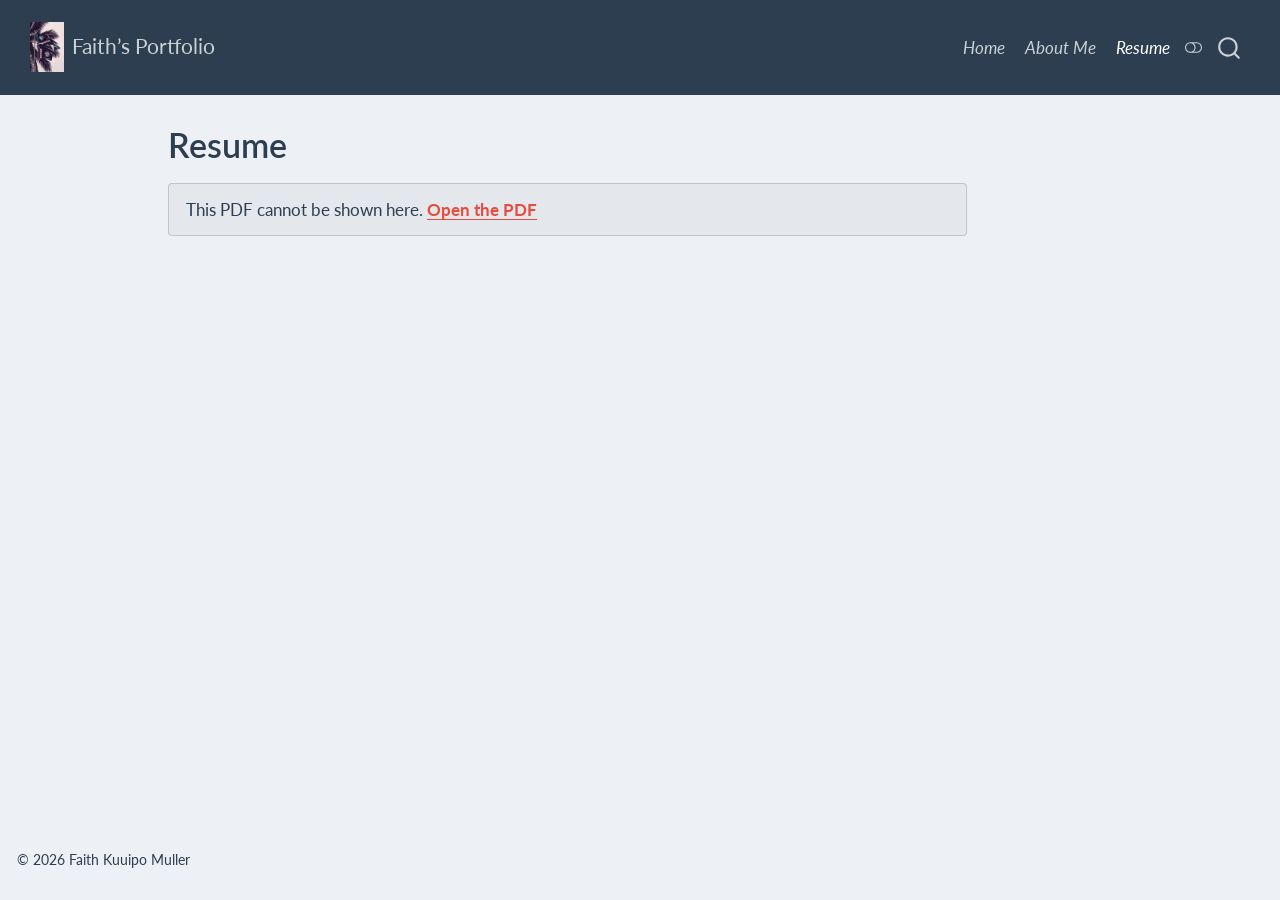
<file: docs/resume.html>
<!DOCTYPE html>
<html xmlns="http://www.w3.org/1999/xhtml" lang="en" xml:lang="en"><head>

<meta charset="utf-8">
<meta name="generator" content="quarto-1.10.18">

<meta name="viewport" content="width=device-width, initial-scale=1.0, user-scalable=yes">


<title>Resume – Faith Kuuipo Muller</title>
<style>
/* Default styles provided by pandoc.
** See https://pandoc.org/MANUAL.html#variables-for-html for config info.
*/
span.smallcaps{font-variant: small-caps;}
div.columns{display: flex; gap: 1.5em;}
div.column{flex: auto;}
@media screen {
div.columns{gap: min(4vw, 1.5em);}
div.column{overflow-x: auto;}
}
div.hanging-indent{margin-left: 1.5em; text-indent: -1.5em;}
ul.task-list{list-style: none;}
ul.task-list li input[type="checkbox"] {
  width: 0.8em;
  margin: 0 0.8em 0.2em -1em; /* quarto-specific, see https://github.com/quarto-dev/quarto-cli/issues/4556 */ 
  vertical-align: middle;
}
</style>


<script src="site_libs/quarto-nav/quarto-nav.js"></script>
<script src="site_libs/quarto-nav/headroom.min.js"></script>
<script src="site_libs/clipboard/clipboard.min.js"></script>
<script src="site_libs/quarto-search/autocomplete.umd.js"></script>
<script src="site_libs/quarto-search/fuse.min.js"></script>
<script src="site_libs/quarto-search/quarto-search.js"></script>
<meta name="quarto:offset" content="./">
<script src="site_libs/quarto-html/quarto.js" type="module"></script>
<script src="site_libs/quarto-html/tabsets/tabsets.js" type="module"></script>
<script src="site_libs/quarto-html/popper.min.js"></script>
<script src="site_libs/quarto-html/tippy.umd.min.js"></script>
<script src="site_libs/quarto-html/anchor.min.js"></script>
<link href="site_libs/quarto-html/tippy.css" rel="stylesheet">
<link href="site_libs/quarto-html/quarto-syntax-highlighting-64a204ab8560d761af7679ceaba22944.css" rel="stylesheet" class="quarto-color-scheme" id="quarto-text-highlighting-styles">
<link href="site_libs/quarto-html/quarto-syntax-highlighting-dark-b85bc7c33db8c58e0ec93c3465666fed.css" rel="stylesheet" class="quarto-color-scheme quarto-color-alternate" id="quarto-text-highlighting-styles">
<link href="site_libs/quarto-html/quarto-syntax-highlighting-64a204ab8560d761af7679ceaba22944.css" rel="stylesheet" class="quarto-color-scheme-extra" id="quarto-text-highlighting-styles">
<script src="site_libs/bootstrap/bootstrap.min.js"></script>
<link href="site_libs/bootstrap/bootstrap-icons.css" rel="stylesheet">
<link href="site_libs/bootstrap/bootstrap-9d96f532d65220ca877c0304385df42f.min.css" rel="stylesheet" append-hash="true" class="quarto-color-scheme" id="quarto-bootstrap" data-mode="light">
<link href="site_libs/bootstrap/bootstrap-dark-df07115ad9f15e2ef3479c789e6873c8.min.css" rel="stylesheet" append-hash="true" class="quarto-color-scheme quarto-color-alternate" id="quarto-bootstrap" data-mode="dark">
<link href="site_libs/bootstrap/bootstrap-9d96f532d65220ca877c0304385df42f.min.css" rel="stylesheet" append-hash="true" class="quarto-color-scheme-extra" id="quarto-bootstrap" data-mode="light">
<link href="site_libs/quarto-contrib/embedpdf-1.2.9/embedpdf.css" rel="stylesheet">
<script id="quarto-search-options" type="application/json">{
  "location": "navbar",
  "copy-button": false,
  "collapse-after": 3,
  "panel-placement": "end",
  "type": "overlay",
  "limit": 50,
  "keyboard-shortcut": [
    "f",
    "/",
    "s"
  ],
  "show-item-context": false,
  "language": {
    "search-no-results-text": "No results",
    "search-matching-documents-text": "matching documents",
    "search-copy-link-title": "Copy link to search",
    "search-hide-matches-text": "Hide additional matches",
    "search-more-match-text": "more match in this document",
    "search-more-matches-text": "more matches in this document",
    "search-clear-button-title": "Clear",
    "search-text-placeholder": "",
    "search-detached-cancel-button-title": "Cancel",
    "search-submit-button-title": "Submit",
    "search-label": "Search"
  }
}</script>


<link rel="stylesheet" href="styles.css">
</head>

<body class="nav-fixed quarto-light"><script id="quarto-html-before-body" type="application/javascript">
    const toggleBodyColorMode = (bsSheetEl) => {
      const mode = bsSheetEl.getAttribute("data-mode");
      const bodyEl = window.document.querySelector("body");
      if (mode === "dark") {
        bodyEl.classList.add("quarto-dark");
        bodyEl.classList.remove("quarto-light");
      } else {
        bodyEl.classList.add("quarto-light");
        bodyEl.classList.remove("quarto-dark");
      }
    }
    const toggleBodyColorPrimary = () => {
      const bsSheetEl = window.document.querySelector("link#quarto-bootstrap:not([rel=disabled-stylesheet])");
      if (bsSheetEl) {
        toggleBodyColorMode(bsSheetEl);
      }
    }
    const setColorSchemeToggle = (alternate) => {
      const toggles = window.document.querySelectorAll('.quarto-color-scheme-toggle');
      for (let i=0; i < toggles.length; i++) {
        const toggle = toggles[i];
        if (toggle) {
          if (alternate) {
            toggle.classList.add("alternate");
          } else {
            toggle.classList.remove("alternate");
          }
        }
      }
    };
    const toggleColorMode = (alternate) => {
      // Switch the stylesheets
      const primaryStylesheets = window.document.querySelectorAll('link.quarto-color-scheme:not(.quarto-color-alternate)');
      const alternateStylesheets = window.document.querySelectorAll('link.quarto-color-scheme.quarto-color-alternate');
      manageTransitions('#quarto-margin-sidebar .nav-link', false);
      if (alternate) {
        // note: dark is layered on light, we don't disable primary!
        enableStylesheet(alternateStylesheets);
        for (const sheetNode of alternateStylesheets) {
          if (sheetNode.id === "quarto-bootstrap") {
            toggleBodyColorMode(sheetNode);
          }
        }
      } else {
        disableStylesheet(alternateStylesheets);
        enableStylesheet(primaryStylesheets)
        toggleBodyColorPrimary();
      }
      manageTransitions('#quarto-margin-sidebar .nav-link', true);
      // Switch the toggles
      setColorSchemeToggle(alternate)
      // Hack to workaround the fact that safari doesn't
      // properly recolor the scrollbar when toggling (#1455)
      if (navigator.userAgent.indexOf('Safari') > 0 && navigator.userAgent.indexOf('Chrome') == -1) {
        manageTransitions("body", false);
        window.scrollTo(0, 1);
        setTimeout(() => {
          window.scrollTo(0, 0);
          manageTransitions("body", true);
        }, 40);
      }
    }
    const disableStylesheet = (stylesheets) => {
      for (let i=0; i < stylesheets.length; i++) {
        const stylesheet = stylesheets[i];
        stylesheet.rel = 'disabled-stylesheet';
      }
    }
    const enableStylesheet = (stylesheets) => {
      for (let i=0; i < stylesheets.length; i++) {
        const stylesheet = stylesheets[i];
        if(stylesheet.rel !== 'stylesheet') { // for Chrome, which will still FOUC without this check
          stylesheet.rel = 'stylesheet';
        }
      }
    }
    const manageTransitions = (selector, allowTransitions) => {
      const els = window.document.querySelectorAll(selector);
      for (let i=0; i < els.length; i++) {
        const el = els[i];
        if (allowTransitions) {
          el.classList.remove('notransition');
        } else {
          el.classList.add('notransition');
        }
      }
    }
    const isFileUrl = () => {
      return window.location.protocol === 'file:';
    }
    const hasAlternateSentinel = () => {
      let styleSentinel = getColorSchemeSentinel();
      if (styleSentinel !== null) {
        return styleSentinel === "alternate";
      } else {
        return false;
      }
    }
    const setStyleSentinel = (alternate) => {
      const value = alternate ? "alternate" : "default";
      if (!isFileUrl()) {
        window.localStorage.setItem("quarto-color-scheme", value);
      } else {
        localAlternateSentinel = value;
      }
    }
    const getColorSchemeSentinel = () => {
      if (!isFileUrl()) {
        const storageValue = window.localStorage.getItem("quarto-color-scheme");
        return storageValue != null ? storageValue : localAlternateSentinel;
      } else {
        return localAlternateSentinel;
      }
    }
    const toggleGiscusIfUsed = (isAlternate, darkModeDefault) => {
      const baseTheme = document.querySelector('#giscus-base-theme')?.value ?? 'light';
      const alternateTheme = document.querySelector('#giscus-alt-theme')?.value ?? 'dark';
      let newTheme = '';
      if(authorPrefersDark) {
        newTheme = isAlternate ? baseTheme : alternateTheme;
      } else {
        newTheme = isAlternate ? alternateTheme : baseTheme;
      }
      const changeGiscusTheme = () => {
        // From: https://github.com/giscus/giscus/issues/336
        const sendMessage = (message) => {
          const iframe = document.querySelector('iframe.giscus-frame');
          if (!iframe) return;
          iframe.contentWindow.postMessage({ giscus: message }, 'https://giscus.app');
        }
        sendMessage({
          setConfig: {
            theme: newTheme
          }
        });
      }
      const isGiscussLoaded = window.document.querySelector('iframe.giscus-frame') !== null;
      if (isGiscussLoaded) {
        changeGiscusTheme();
      }
    };
    const authorPrefersDark = false;
    const darkModeDefault = authorPrefersDark;
      document.querySelector('link#quarto-text-highlighting-styles.quarto-color-scheme-extra').rel = 'disabled-stylesheet';
      document.querySelector('link#quarto-bootstrap.quarto-color-scheme-extra').rel = 'disabled-stylesheet';
    let localAlternateSentinel = darkModeDefault ? 'alternate' : 'default';
    // Dark / light mode switch
    window.quartoToggleColorScheme = () => {
      // Read the current dark / light value
      let toAlternate = !hasAlternateSentinel();
      toggleColorMode(toAlternate);
      setStyleSentinel(toAlternate);
      toggleGiscusIfUsed(toAlternate, darkModeDefault);
      window.dispatchEvent(new Event('resize'));
    };
    // Switch to dark mode if need be
    if (hasAlternateSentinel()) {
      toggleColorMode(true);
    } else {
      toggleColorMode(false);
    }
  </script>

<div id="quarto-search-results"></div>
  <header id="quarto-header" class="headroom fixed-top">
    <nav class="navbar navbar-expand-lg " data-bs-theme="dark">
      <div class="navbar-container container-fluid">
      <div class="navbar-brand-container mx-auto">
    <a href="./index.html" class="navbar-brand navbar-brand-logo">
    <img src="./media/flag.jpeg" alt="Marshall Islands flag" class="navbar-logo light-content">
    <img src="./media/flag.jpeg" alt="Marshall Islands flag" class="navbar-logo dark-content">
    </a>
    <a class="navbar-brand" href="./index.html">
    <span class="navbar-title">Faith’s Portfolio</span>
    </a>
  </div>
            <div id="quarto-search" class="" title="Search"></div>
          <button class="navbar-toggler" type="button" data-bs-toggle="collapse" data-bs-target="#navbarCollapse" aria-controls="navbarCollapse" role="menu" aria-expanded="false" aria-label="Toggle navigation" onclick="if (window.quartoToggleHeadroom) { window.quartoToggleHeadroom(); }">
  <span class="navbar-toggler-icon"></span>
</button>
          <div class="collapse navbar-collapse" id="navbarCollapse">
            <ul class="navbar-nav navbar-nav-scroll ms-auto">
  <li class="nav-item">
    <a class="nav-link" href="./index.html"> 
<span class="menu-text">Home</span></a>
  </li>  
  <li class="nav-item">
    <a class="nav-link" href="./about.html"> 
<span class="menu-text">About Me</span></a>
  </li>  
  <li class="nav-item">
    <a class="nav-link active" href="./resume.html" aria-current="page"> 
<span class="menu-text">Resume</span></a>
  </li>  
</ul>
          </div> <!-- /navcollapse -->
            <div class="quarto-navbar-tools">
  <a href="" class="quarto-color-scheme-toggle quarto-navigation-tool  px-1" onclick="window.quartoToggleColorScheme(); return false;" title="Toggle dark mode"><i class="bi"></i></a>
</div>
      </div> <!-- /container-fluid -->
    </nav>
</header>
<!-- content -->
<div id="quarto-content" class="quarto-container page-columns page-rows-contents page-layout-article page-navbar">
<!-- sidebar -->
<!-- margin-sidebar -->
    <div id="quarto-margin-sidebar" class="sidebar margin-sidebar zindex-bottom">
        
    </div>
<!-- main -->
<main class="content" id="quarto-document-content">


<header id="title-block-header" class="quarto-title-block default">
<div class="quarto-title">
<h1 class="title">Resume</h1>
</div>



<div class="quarto-title-meta">

    
  
    
  </div>
  


</header>


<div class="embedpdf" data-src="media/Resume.pdf" data-renderer="auto" data-width="100%" data-height="800"><a href="media/Resume.pdf" download="">Download PDF file.</a></div>



</main> <!-- /main -->
<script id="quarto-html-after-body" type="application/javascript">
  window.document.addEventListener("DOMContentLoaded", function (event) {
    // Ensure there is a toggle, if there isn't float one in the top right
    if (window.document.querySelector('.quarto-color-scheme-toggle') === null) {
      const a = window.document.createElement('a');
      a.classList.add('top-right');
      a.classList.add('quarto-color-scheme-toggle');
      a.href = "";
      a.onclick = function() { try { window.quartoToggleColorScheme(); } catch {} return false; };
      const i = window.document.createElement("i");
      i.classList.add('bi');
      a.appendChild(i);
      window.document.body.appendChild(a);
    }
    setColorSchemeToggle(hasAlternateSentinel())
    const icon = "";
    const anchorJS = new window.AnchorJS();
    anchorJS.options = {
      placement: 'right',
      icon: icon
    };
    anchorJS.add('.anchored');
    const isCodeAnnotation = (el) => {
      for (const clz of el.classList) {
        if (clz.startsWith('code-annotation-')) {                     
          return true;
        }
      }
      return false;
    }
    const onCopySuccess = function(e) {
      // button target
      const button = e.trigger;
      // don't keep focus
      button.blur();
      // flash "checked"
      button.classList.add('code-copy-button-checked');
      var currentTitle = button.getAttribute("title");
      button.setAttribute("title", "Copied!");
      let tooltip;
      if (window.bootstrap) {
        button.setAttribute("data-bs-toggle", "tooltip");
        button.setAttribute("data-bs-placement", "left");
        button.setAttribute("data-bs-title", "Copied!");
        tooltip = new bootstrap.Tooltip(button, 
          { trigger: "manual", 
            customClass: "code-copy-button-tooltip",
            offset: [0, -8]});
        tooltip.show();    
      }
      setTimeout(function() {
        if (tooltip) {
          tooltip.hide();
          button.removeAttribute("data-bs-title");
          button.removeAttribute("data-bs-toggle");
          button.removeAttribute("data-bs-placement");
        }
        button.setAttribute("title", currentTitle);
        button.classList.remove('code-copy-button-checked');
      }, 1000);
      // clear code selection
      e.clearSelection();
    }
    const getTextToCopy = function(trigger) {
      const outerScaffold = trigger.parentElement.cloneNode(true);
      const codeEl = outerScaffold.querySelector('code');
      for (const childEl of codeEl.children) {
        if (isCodeAnnotation(childEl)) {
          childEl.remove();
        }
      }
      return codeEl.innerText;
    }
    const clipboard = new window.ClipboardJS('.code-copy-button:not([data-in-quarto-modal])', {
      text: getTextToCopy
    });
    clipboard.on('success', onCopySuccess);
    if (window.document.getElementById('quarto-embedded-source-code-modal')) {
      const clipboardModal = new window.ClipboardJS('.code-copy-button[data-in-quarto-modal]', {
        text: getTextToCopy,
        container: window.document.getElementById('quarto-embedded-source-code-modal')
      });
      clipboardModal.on('success', onCopySuccess);
    }
      var localhostRegex = new RegExp(/^(?:http|https):\/\/localhost\:?[0-9]*\//);
      var mailtoRegex = new RegExp(/^mailto:/);
        var filterRegex = new RegExp('/' + window.location.host + '/');
      var isInternal = (href) => {
          return filterRegex.test(href) || localhostRegex.test(href) || mailtoRegex.test(href);
      }
      // Inspect non-navigation links and adorn them if external
     var links = window.document.querySelectorAll('a[href]:not(.nav-link):not(.navbar-brand):not(.toc-action):not(.sidebar-link):not(.sidebar-item-toggle):not(.pagination-link):not(.no-external):not([aria-hidden]):not(.dropdown-item):not(.quarto-navigation-tool):not(.about-link)');
      for (var i=0; i<links.length; i++) {
        const link = links[i];
        if (!isInternal(link.href)) {
          // undo the damage that might have been done by quarto-nav.js in the case of
          // links that we want to consider external
          if (link.dataset.originalHref !== undefined) {
            link.href = link.dataset.originalHref;
          }
        }
      }
    function tippyHover(el, contentFn, onTriggerFn, onUntriggerFn) {
      const config = {
        allowHTML: true,
        maxWidth: 500,
        delay: 100,
        arrow: false,
        appendTo: function(el) {
            return el.parentElement;
        },
        interactive: true,
        interactiveBorder: 10,
        theme: 'quarto',
        placement: 'bottom-start',
      };
      if (contentFn) {
        config.content = contentFn;
      }
      if (onTriggerFn) {
        config.onTrigger = onTriggerFn;
      }
      if (onUntriggerFn) {
        config.onUntrigger = onUntriggerFn;
      }
      window.tippy(el, config); 
    }
    const noterefs = window.document.querySelectorAll('a[role="doc-noteref"]');
    for (var i=0; i<noterefs.length; i++) {
      const ref = noterefs[i];
      tippyHover(ref, function() {
        // use id or data attribute instead here
        let href = ref.getAttribute('data-footnote-href') || ref.getAttribute('href');
        try { href = new URL(href).hash; } catch {}
        const id = href.replace(/^#\/?/, "");
        const note = window.document.getElementById(id);
        if (note) {
          return note.innerHTML;
        } else {
          return "";
        }
      });
    }
    const xrefs = window.document.querySelectorAll('a.quarto-xref');
    const processXRef = (id, note) => {
      // Strip column container classes
      const stripColumnClz = (el) => {
        el.classList.remove("page-full", "page-columns");
        if (el.children) {
          for (const child of el.children) {
            stripColumnClz(child);
          }
        }
      }
      stripColumnClz(note)
      if (id === null || id.startsWith('sec-')) {
        // Special case sections, only their first couple elements
        const container = document.createElement("div");
        if (note.children && note.children.length > 2) {
          container.appendChild(note.children[0].cloneNode(true));
          for (let i = 1; i < note.children.length; i++) {
            const child = note.children[i];
            if (child.tagName === "P" && child.innerText === "") {
              continue;
            } else {
              container.appendChild(child.cloneNode(true));
              break;
            }
          }
          if (window.Quarto?.typesetMath) {
            window.Quarto.typesetMath(container);
          }
          return container.innerHTML
        } else {
          if (window.Quarto?.typesetMath) {
            window.Quarto.typesetMath(note);
          }
          return note.innerHTML;
        }
      } else {
        // Remove any anchor links if they are present
        const anchorLink = note.querySelector('a.anchorjs-link');
        if (anchorLink) {
          anchorLink.remove();
        }
        if (window.Quarto?.typesetMath) {
          window.Quarto.typesetMath(note);
        }
        if (note.classList.contains("callout")) {
          return note.outerHTML;
        } else {
          return note.innerHTML;
        }
      }
    }
    for (var i=0; i<xrefs.length; i++) {
      const xref = xrefs[i];
      tippyHover(xref, undefined, function(instance) {
        instance.disable();
        let url = xref.getAttribute('href');
        let hash = undefined; 
        if (url.startsWith('#')) {
          hash = url;
        } else {
          try { hash = new URL(url).hash; } catch {}
        }
        if (hash) {
          const id = hash.replace(/^#\/?/, "");
          const note = window.document.getElementById(id);
          if (note !== null) {
            try {
              const html = processXRef(id, note.cloneNode(true));
              instance.setContent(html);
            } finally {
              instance.enable();
              instance.show();
            }
          } else {
            // See if we can fetch this
            fetch(url.split('#')[0])
            .then(res => res.text())
            .then(html => {
              const parser = new DOMParser();
              const htmlDoc = parser.parseFromString(html, "text/html");
              const note = htmlDoc.getElementById(id);
              if (note !== null) {
                const html = processXRef(id, note);
                instance.setContent(html);
              } 
            }).finally(() => {
              instance.enable();
              instance.show();
            });
          }
        } else {
          // See if we can fetch a full url (with no hash to target)
          // This is a special case and we should probably do some content thinning / targeting
          fetch(url)
          .then(res => res.text())
          .then(html => {
            const parser = new DOMParser();
            const htmlDoc = parser.parseFromString(html, "text/html");
            const note = htmlDoc.querySelector('main.content');
            if (note !== null) {
              // This should only happen for chapter cross references
              // (since there is no id in the URL)
              // remove the first header
              if (note.children.length > 0 && note.children[0].tagName === "HEADER") {
                note.children[0].remove();
              }
              const html = processXRef(null, note);
              instance.setContent(html);
            } 
          }).finally(() => {
            instance.enable();
            instance.show();
          });
        }
      }, function(instance) {
      });
    }
        let selectedAnnoteEl;
        const selectorForAnnotation = ( cell, annotation) => {
          let cellAttr = 'data-code-cell="' + cell + '"';
          let lineAttr = 'data-code-annotation="' +  annotation + '"';
          const selector = 'span[' + cellAttr + '][' + lineAttr + ']';
          return selector;
        }
        const selectCodeLines = (annoteEl) => {
          const doc = window.document;
          const targetCell = annoteEl.getAttribute("data-target-cell");
          const targetAnnotation = annoteEl.getAttribute("data-target-annotation");
          const annoteSpan = window.document.querySelector(selectorForAnnotation(targetCell, targetAnnotation));
          const lines = annoteSpan.getAttribute("data-code-lines").split(",");
          const lineIds = lines.map((line) => {
            return targetCell + "-" + line;
          })
          let top = null;
          let height = null;
          let parent = null;
          if (lineIds.length > 0) {
              //compute the position of the single el (top and bottom and make a div)
              const el = window.document.getElementById(lineIds[0]);
              top = el.offsetTop;
              height = el.offsetHeight;
              parent = el.parentElement.parentElement;
            if (lineIds.length > 1) {
              const lastEl = window.document.getElementById(lineIds[lineIds.length - 1]);
              const bottom = lastEl.offsetTop + lastEl.offsetHeight;
              height = bottom - top;
            }
            if (top !== null && height !== null && parent !== null) {
              // cook up a div (if necessary) and position it 
              let div = window.document.getElementById("code-annotation-line-highlight");
              if (div === null) {
                div = window.document.createElement("div");
                div.setAttribute("id", "code-annotation-line-highlight");
                div.style.position = 'absolute';
                parent.appendChild(div);
              }
              div.style.top = top - 2 + "px";
              div.style.height = height + 4 + "px";
              div.style.left = 0;
              let gutterDiv = window.document.getElementById("code-annotation-line-highlight-gutter");
              if (gutterDiv === null) {
                gutterDiv = window.document.createElement("div");
                gutterDiv.setAttribute("id", "code-annotation-line-highlight-gutter");
                gutterDiv.style.position = 'absolute';
                const codeCell = window.document.getElementById(targetCell);
                const gutter = codeCell.querySelector('.code-annotation-gutter');
                gutter.appendChild(gutterDiv);
              }
              gutterDiv.style.top = top - 2 + "px";
              gutterDiv.style.height = height + 4 + "px";
            }
            selectedAnnoteEl = annoteEl;
          }
        };
        const unselectCodeLines = () => {
          const elementsIds = ["code-annotation-line-highlight", "code-annotation-line-highlight-gutter"];
          elementsIds.forEach((elId) => {
            const div = window.document.getElementById(elId);
            if (div) {
              div.remove();
            }
          });
          selectedAnnoteEl = undefined;
        };
          // Handle positioning of the toggle
      window.addEventListener(
        "resize",
        throttle(() => {
          elRect = undefined;
          if (selectedAnnoteEl) {
            selectCodeLines(selectedAnnoteEl);
          }
        }, 10)
      );
      function throttle(fn, ms) {
      let throttle = false;
      let timer;
        return (...args) => {
          if(!throttle) { // first call gets through
              fn.apply(this, args);
              throttle = true;
          } else { // all the others get throttled
              if(timer) clearTimeout(timer); // cancel #2
              timer = setTimeout(() => {
                fn.apply(this, args);
                timer = throttle = false;
              }, ms);
          }
        };
      }
        // Attach click handler to the DT
        const annoteDls = window.document.querySelectorAll('dt[data-target-cell]');
        for (const annoteDlNode of annoteDls) {
          annoteDlNode.addEventListener('click', (event) => {
            const clickedEl = event.target;
            if (clickedEl !== selectedAnnoteEl) {
              unselectCodeLines();
              const activeEl = window.document.querySelector('dt[data-target-cell].code-annotation-active');
              if (activeEl) {
                activeEl.classList.remove('code-annotation-active');
              }
              selectCodeLines(clickedEl);
              clickedEl.classList.add('code-annotation-active');
            } else {
              // Unselect the line
              unselectCodeLines();
              clickedEl.classList.remove('code-annotation-active');
            }
          });
        }
    const findCites = (el) => {
      const parentEl = el.parentElement;
      if (parentEl) {
        const cites = parentEl.dataset.cites;
        if (cites) {
          return {
            el,
            cites: cites.split(' ')
          };
        } else {
          return findCites(el.parentElement)
        }
      } else {
        return undefined;
      }
    };
    var bibliorefs = window.document.querySelectorAll('a[role="doc-biblioref"]');
    for (var i=0; i<bibliorefs.length; i++) {
      const ref = bibliorefs[i];
      const citeInfo = findCites(ref);
      if (citeInfo) {
        tippyHover(citeInfo.el, function() {
          var popup = window.document.createElement('div');
          citeInfo.cites.forEach(function(cite) {
            var citeDiv = window.document.createElement('div');
            citeDiv.classList.add('hanging-indent');
            citeDiv.classList.add('csl-entry');
            var biblioDiv = window.document.getElementById('ref-' + cite);
            if (biblioDiv) {
              citeDiv.innerHTML = biblioDiv.innerHTML;
            }
            popup.appendChild(citeDiv);
          });
          return popup.innerHTML;
        });
      }
    }
  });
  </script>
</div> <!-- /content -->
<footer class="footer">
  <div class="nav-footer">
    <div class="nav-footer-left">
<p>© 2026 Faith Kuuipo Muller</p>
</div>   
    <div class="nav-footer-center">
      &nbsp;
    </div>
    <div class="nav-footer-right">
      &nbsp;
    </div>
  </div>
</footer>




<script src="site_libs/quarto-contrib/embedpdf-1.2.9/embedpdf-viewer.js" type="module"></script>
<script src="site_libs/quarto-contrib/embedpdf-pdfjs-1.2.9/pdf.min.mjs" type="text/x-embedpdf-pdfjs"></script>
<script src="site_libs/quarto-contrib/embedpdf-pdfjs-1.2.9/pdf.worker.min.mjs" type="text/x-embedpdf-worker"></script>
</body></html>
</file>
<file: docs/site_libs/quarto-html/tippy.css>
.tippy-box[data-animation=fade][data-state=hidden]{opacity:0}[data-tippy-root]{max-width:calc(100vw - 10px)}.tippy-box{position:relative;background-color:#333;color:#fff;border-radius:4px;font-size:14px;line-height:1.4;white-space:normal;outline:0;transition-property:transform,visibility,opacity}.tippy-box[data-placement^=top]>.tippy-arrow{bottom:0}.tippy-box[data-placement^=top]>.tippy-arrow:before{bottom:-7px;left:0;border-width:8px 8px 0;border-top-color:initial;transform-origin:center top}.tippy-box[data-placement^=bottom]>.tippy-arrow{top:0}.tippy-box[data-placement^=bottom]>.tippy-arrow:before{top:-7px;left:0;border-width:0 8px 8px;border-bottom-color:initial;transform-origin:center bottom}.tippy-box[data-placement^=left]>.tippy-arrow{right:0}.tippy-box[data-placement^=left]>.tippy-arrow:before{border-width:8px 0 8px 8px;border-left-color:initial;right:-7px;transform-origin:center left}.tippy-box[data-placement^=right]>.tippy-arrow{left:0}.tippy-box[data-placement^=right]>.tippy-arrow:before{left:-7px;border-width:8px 8px 8px 0;border-right-color:initial;transform-origin:center right}.tippy-box[data-inertia][data-state=visible]{transition-timing-function:cubic-bezier(.54,1.5,.38,1.11)}.tippy-arrow{width:16px;height:16px;color:#333}.tippy-arrow:before{content:"";position:absolute;border-color:transparent;border-style:solid}.tippy-content{position:relative;padding:5px 9px;z-index:1}
</file>
<file: docs/site_libs/quarto-html/quarto-syntax-highlighting-64a204ab8560d761af7679ceaba22944.css>
/* quarto syntax highlight colors */
:root {
  --quarto-hl-ot-color: #003B4F;
  --quarto-hl-at-color: #657422;
  --quarto-hl-ss-color: #20794D;
  --quarto-hl-an-color: #5E5E5E;
  --quarto-hl-fu-color: #4758AB;
  --quarto-hl-st-color: #20794D;
  --quarto-hl-cf-color: #003B4F;
  --quarto-hl-op-color: #5E5E5E;
  --quarto-hl-er-color: #AD0000;
  --quarto-hl-bn-color: #AD0000;
  --quarto-hl-al-color: #AD0000;
  --quarto-hl-va-color: #111111;
  --quarto-hl-bu-color: inherit;
  --quarto-hl-ex-color: inherit;
  --quarto-hl-pp-color: #AD0000;
  --quarto-hl-in-color: #5E5E5E;
  --quarto-hl-vs-color: #20794D;
  --quarto-hl-wa-color: #5E5E5E;
  --quarto-hl-do-color: #5E5E5E;
  --quarto-hl-im-color: #00769E;
  --quarto-hl-ch-color: #20794D;
  --quarto-hl-dt-color: #AD0000;
  --quarto-hl-fl-color: #AD0000;
  --quarto-hl-co-color: #5E5E5E;
  --quarto-hl-cv-color: #5E5E5E;
  --quarto-hl-cn-color: #8f5902;
  --quarto-hl-sc-color: #5E5E5E;
  --quarto-hl-dv-color: #AD0000;
  --quarto-hl-kw-color: #003B4F;
}

/* other quarto variables */
:root {
  --quarto-font-monospace: SFMono-Regular, Menlo, Monaco, Consolas, "Liberation Mono", "Courier New", monospace;
}

/* syntax highlight based on Pandoc's rules */
pre > code.sourceCode > span {
  color: #003B4F;
}

code.sourceCode > span {
  color: #003B4F;
}

div.sourceCode,
div.sourceCode pre.sourceCode {
  color: #003B4F;
}

/* Normal */
code span {
  color: #003B4F;
}

/* Alert */
code span.al {
  color: #AD0000;
  font-style: inherit;
}

/* Annotation */
code span.an {
  color: #5E5E5E;
  font-style: inherit;
}

/* Attribute */
code span.at {
  color: #657422;
  font-style: inherit;
}

/* BaseN */
code span.bn {
  color: #AD0000;
  font-style: inherit;
}

/* BuiltIn */
code span.bu {
  font-style: inherit;
}

/* ControlFlow */
code span.cf {
  color: #003B4F;
  font-weight: bold;
  font-style: inherit;
}

/* Char */
code span.ch {
  color: #20794D;
  font-style: inherit;
}

/* Constant */
code span.cn {
  color: #8f5902;
  font-style: inherit;
}

/* Comment */
code span.co {
  color: #5E5E5E;
  font-style: inherit;
}

/* CommentVar */
code span.cv {
  color: #5E5E5E;
  font-style: italic;
}

/* Documentation */
code span.do {
  color: #5E5E5E;
  font-style: italic;
}

/* DataType */
code span.dt {
  color: #AD0000;
  font-style: inherit;
}

/* DecVal */
code span.dv {
  color: #AD0000;
  font-style: inherit;
}

/* Error */
code span.er {
  color: #AD0000;
  font-style: inherit;
}

/* Extension */
code span.ex {
  font-style: inherit;
}

/* Float */
code span.fl {
  color: #AD0000;
  font-style: inherit;
}

/* Function */
code span.fu {
  color: #4758AB;
  font-style: inherit;
}

/* Import */
code span.im {
  color: #00769E;
  font-style: inherit;
}

/* Information */
code span.in {
  color: #5E5E5E;
  font-style: inherit;
}

/* Keyword */
code span.kw {
  color: #003B4F;
  font-weight: bold;
  font-style: inherit;
}

/* Operator */
code span.op {
  color: #5E5E5E;
  font-style: inherit;
}

/* Other */
code span.ot {
  color: #003B4F;
  font-style: inherit;
}

/* Preprocessor */
code span.pp {
  color: #AD0000;
  font-style: inherit;
}

/* SpecialChar */
code span.sc {
  color: #5E5E5E;
  font-style: inherit;
}

/* SpecialString */
code span.ss {
  color: #20794D;
  font-style: inherit;
}

/* String */
code span.st {
  color: #20794D;
  font-style: inherit;
}

/* Variable */
code span.va {
  color: #111111;
  font-style: inherit;
}

/* VerbatimString */
code span.vs {
  color: #20794D;
  font-style: inherit;
}

/* Warning */
code span.wa {
  color: #5E5E5E;
  font-style: italic;
}

.prevent-inlining {
  content: "</";
}

/*# sourceMappingURL=9d8d5bb603a83b8298b89080a598c93b.css.map */
</file>
<file: docs/site_libs/quarto-html/quarto-syntax-highlighting-dark-b85bc7c33db8c58e0ec93c3465666fed.css>
/* quarto syntax highlight colors */
:root {
  --quarto-hl-al-color: #f07178;
  --quarto-hl-an-color: #d4d0ab;
  --quarto-hl-at-color: #00e0e0;
  --quarto-hl-bn-color: #d4d0ab;
  --quarto-hl-bu-color: #abe338;
  --quarto-hl-ch-color: #abe338;
  --quarto-hl-co-color: #f8f8f2;
  --quarto-hl-cv-color: #ffd700;
  --quarto-hl-cn-color: #ffd700;
  --quarto-hl-cf-color: #ffa07a;
  --quarto-hl-dt-color: #ffa07a;
  --quarto-hl-dv-color: #d4d0ab;
  --quarto-hl-do-color: #f8f8f2;
  --quarto-hl-er-color: #f07178;
  --quarto-hl-ex-color: #00e0e0;
  --quarto-hl-fl-color: #d4d0ab;
  --quarto-hl-fu-color: #ffa07a;
  --quarto-hl-im-color: #abe338;
  --quarto-hl-in-color: #d4d0ab;
  --quarto-hl-kw-color: #ffa07a;
  --quarto-hl-op-color: #ffa07a;
  --quarto-hl-ot-color: #00e0e0;
  --quarto-hl-pp-color: #dcc6e0;
  --quarto-hl-re-color: #00e0e0;
  --quarto-hl-sc-color: #abe338;
  --quarto-hl-ss-color: #abe338;
  --quarto-hl-st-color: #abe338;
  --quarto-hl-va-color: #00e0e0;
  --quarto-hl-vs-color: #abe338;
  --quarto-hl-wa-color: #dcc6e0;
}

/* other quarto variables */
:root {
  --quarto-font-monospace: SFMono-Regular, Menlo, Monaco, Consolas, "Liberation Mono", "Courier New", monospace;
}

/* syntax highlight based on Pandoc's rules */
pre > code.sourceCode > span {
  color: #f8f8f2;
}

code.sourceCode > span {
  color: #f8f8f2;
}

div.sourceCode,
div.sourceCode pre.sourceCode {
  color: #f8f8f2;
}

/* Normal */
code span {
  color: #f8f8f2;
}

/* Alert */
code span.al {
  color: #f07178;
}

/* Annotation */
code span.an {
  color: #d4d0ab;
}

/* Attribute */
code span.at {
  color: #00e0e0;
}

/* BaseN */
code span.bn {
  color: #d4d0ab;
}

/* BuiltIn */
code span.bu {
  color: #abe338;
}

/* ControlFlow */
code span.cf {
  font-weight: bold;
  color: #ffa07a;
}

/* Char */
code span.ch {
  color: #abe338;
}

/* Constant */
code span.cn {
  color: #ffd700;
}

/* Comment */
code span.co {
  font-style: italic;
  color: #f8f8f2;
}

/* CommentVar */
code span.cv {
  color: #ffd700;
}

/* Documentation */
code span.do {
  color: #f8f8f2;
}

/* DataType */
code span.dt {
  color: #ffa07a;
}

/* DecVal */
code span.dv {
  color: #d4d0ab;
}

/* Error */
code span.er {
  color: #f07178;
  text-decoration: underline;
}

/* Extension */
code span.ex {
  font-weight: bold;
  color: #00e0e0;
}

/* Float */
code span.fl {
  color: #d4d0ab;
}

/* Function */
code span.fu {
  color: #ffa07a;
}

/* Import */
code span.im {
  color: #abe338;
}

/* Information */
code span.in {
  color: #d4d0ab;
}

/* Keyword */
code span.kw {
  font-weight: bold;
  color: #ffa07a;
}

/* Operator */
code span.op {
  color: #ffa07a;
}

/* Other */
code span.ot {
  color: #00e0e0;
}

/* Preprocessor */
code span.pp {
  color: #dcc6e0;
}

/* RegionMarker */
code span.re {
  background-color: #f8f8f2;
  color: #00e0e0;
}

/* SpecialChar */
code span.sc {
  color: #abe338;
}

/* SpecialString */
code span.ss {
  color: #abe338;
}

/* String */
code span.st {
  color: #abe338;
}

/* Variable */
code span.va {
  color: #00e0e0;
}

/* VerbatimString */
code span.vs {
  color: #abe338;
}

/* Warning */
code span.wa {
  color: #dcc6e0;
}

.prevent-inlining {
  content: "</";
}

/*# sourceMappingURL=4ed8f1090dec6531da29ab00902aa718.css.map */
</file>
<file: docs/styles.css>
/* css styles */
/* Colors match the flatly theme (light mode only) */
.quarto-light h1, .quarto-light p {
  color: #2C3E50;
}

.quarto-light h2 {
  color: #18BC9C;
}

.quarto-light h3 {
  color: #3498DB;
  font-style: italic;
}

body.quarto-light {
  background-color: #EDF0F5;
}

.quarto-light ol, .quarto-light ul {
  color: #2C3E50;
  font-style: italic;
}

/* Links in the page text only (not the navbar) */
.quarto-light main a {
  color: #E74C3C;
  font-weight: bold;
}

/* Photo: rounded corners and a soft shadow */
img {
  border-radius: 12px;
  box-shadow: 0 4px 12px rgba(0, 0, 0, 0.15);
}

/* Frame the embedded resume */
embed {
  border: 1px solid #2C3E50;
  border-radius: 8px;
}

/* Logo: square corners, no shadow, bigger */
.navbar-logo {
  border-radius: 0;
  box-shadow: none;
  max-height: 50px;
}

/* Footer matches the page background */
.quarto-light .nav-footer {
  background-color: #EDF0F5;
}
</file>
<file: docs/site_libs/quarto-contrib/embedpdf-1.2.9/embedpdf.css>
/* embedpdf extension styles */

.embedpdf {
  margin: 1rem 0;
}

/* a native embed with page > 1 can be an iframe (frameAllowed in
   embedpdf-viewer.js): no border, as an object has none */
.embedpdf.embedpdf-native > iframe {
  border: 0;
}

.embedpdf.embedpdf-pdfjs {
  border: 1px solid rgba(128, 128, 128, 0.35);
  border-radius: 4px;
  overflow: hidden;
  background: rgba(128, 128, 128, 0.08);
}

/* PDF.js could not load the PDF: a message and a link that opens it */
.embedpdf.embedpdf-failed {
  border: 1px solid rgba(128, 128, 128, 0.35);
  border-radius: 4px;
  background: rgba(128, 128, 128, 0.08);
  padding: 0.75rem 1rem;
}

.embedpdf-failed-text {
  margin: 0;
}

.embedpdf-toolbar {
  display: flex;
  align-items: center;
  gap: 0.5rem;
  padding: 0.35rem 0.6rem;
  border-bottom: 1px solid rgba(128, 128, 128, 0.35);
  background: rgba(128, 128, 128, 0.12);
  font-size: 0.85rem;
  line-height: 1;
}

.embedpdf-toolbar button {
  appearance: none;
  border: 1px solid rgba(128, 128, 128, 0.4);
  border-radius: 4px;
  background: transparent;
  color: inherit;
  font-size: 1rem;
  line-height: 1;
  width: 1.7rem;
  height: 1.7rem;
  cursor: pointer;
}

.embedpdf-toolbar button:hover {
  background: rgba(128, 128, 128, 0.2);
}

.embedpdf-pageinfo {
  position: relative;
  margin-left: 0.25rem;
  opacity: 0.8;
  -webkit-user-select: none;
  user-select: none;
}

/* the indicator's words for screen readers ("Page 1 of 2"), not shown; the
   shown "1 / 2" is hidden from screen readers */
.embedpdf-pageinfo-text {
  position: absolute;
  top: 0;
  left: 0;
  width: 1px;
  height: 1px;
  overflow: hidden;
  clip: rect(0 0 0 0);
  clip-path: inset(50%);
  white-space: nowrap;
}

.embedpdf-download {
  margin-left: auto;
  text-decoration: none;
  font-size: 1.1rem;
  color: inherit;
}

.embedpdf-pages {
  overflow: auto;
  height: 60vh;
  padding: 0.5rem;
  box-sizing: border-box;
  -webkit-overflow-scrolling: touch;
}

.embedpdf-page {
  position: relative;
  width: 100%;
  margin: 0 auto 0.5rem auto;
  background: white;
  box-shadow: 0 1px 3px rgba(0, 0, 0, 0.25);
}

.embedpdf-page canvas {
  display: block;
  width: 100%;
  height: auto;
}

/* a page's text: read by screen readers, not shown and not selectable */
.embedpdf-text {
  position: absolute;
  top: 0;
  left: 0;
  width: 1px;
  height: 1px;
  margin: 0;
  padding: 0;
  border: 0;
  overflow: hidden;
  clip: rect(0 0 0 0);
  clip-path: inset(50%);
  /* keep the PDF's line breaks, but do not wrap each word in the 1px box */
  white-space: pre;
  user-select: none;
  -webkit-user-select: none;
}

/* download button (button= kwarg) */
.embedpdf-btn {
  display: inline-block;
  padding: 10px 18px;
  background-color: #007acc;
  color: white !important;
  font-size: 15px;
  border: none;
  border-radius: 6px;
  cursor: pointer;
  text-decoration: none;
  transition: background-color 0.2s ease;
}

.embedpdf-btn:hover {
  background-color: #005fa3;
  color: white;
}
</file>
